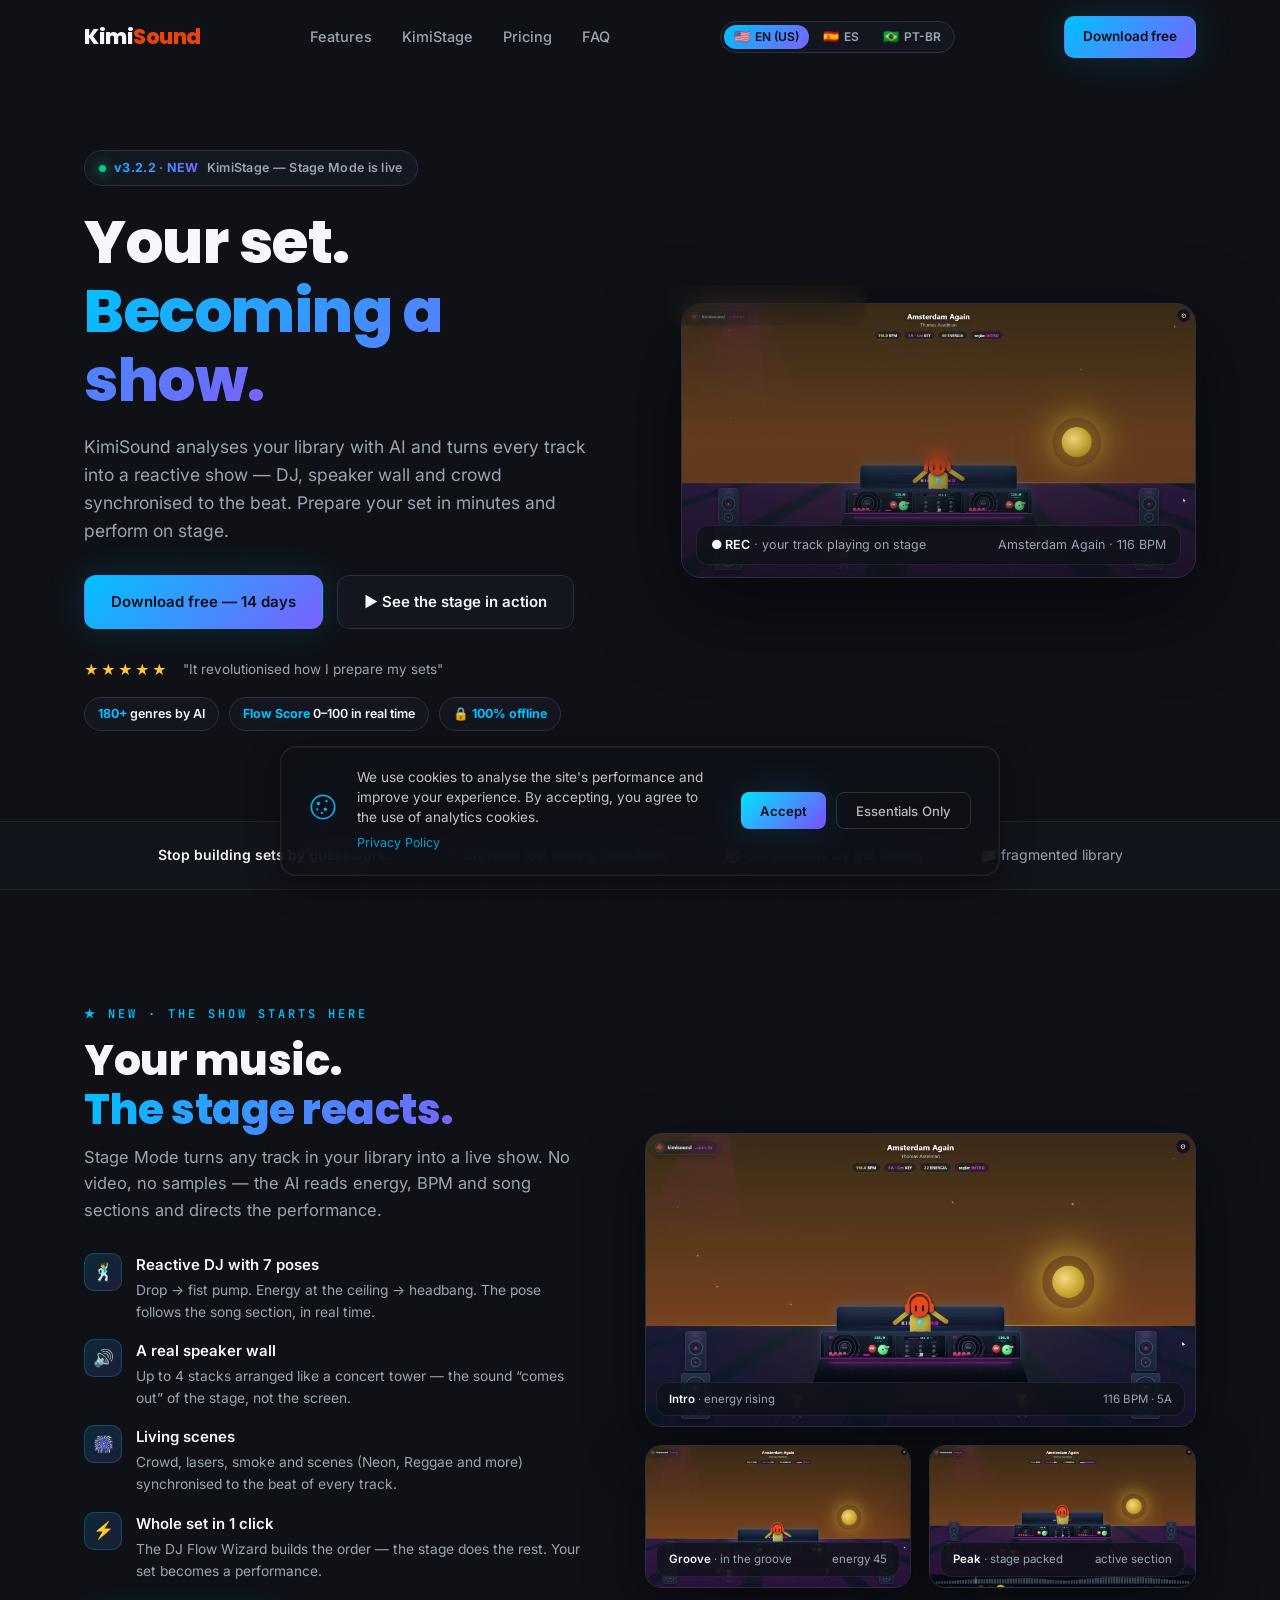
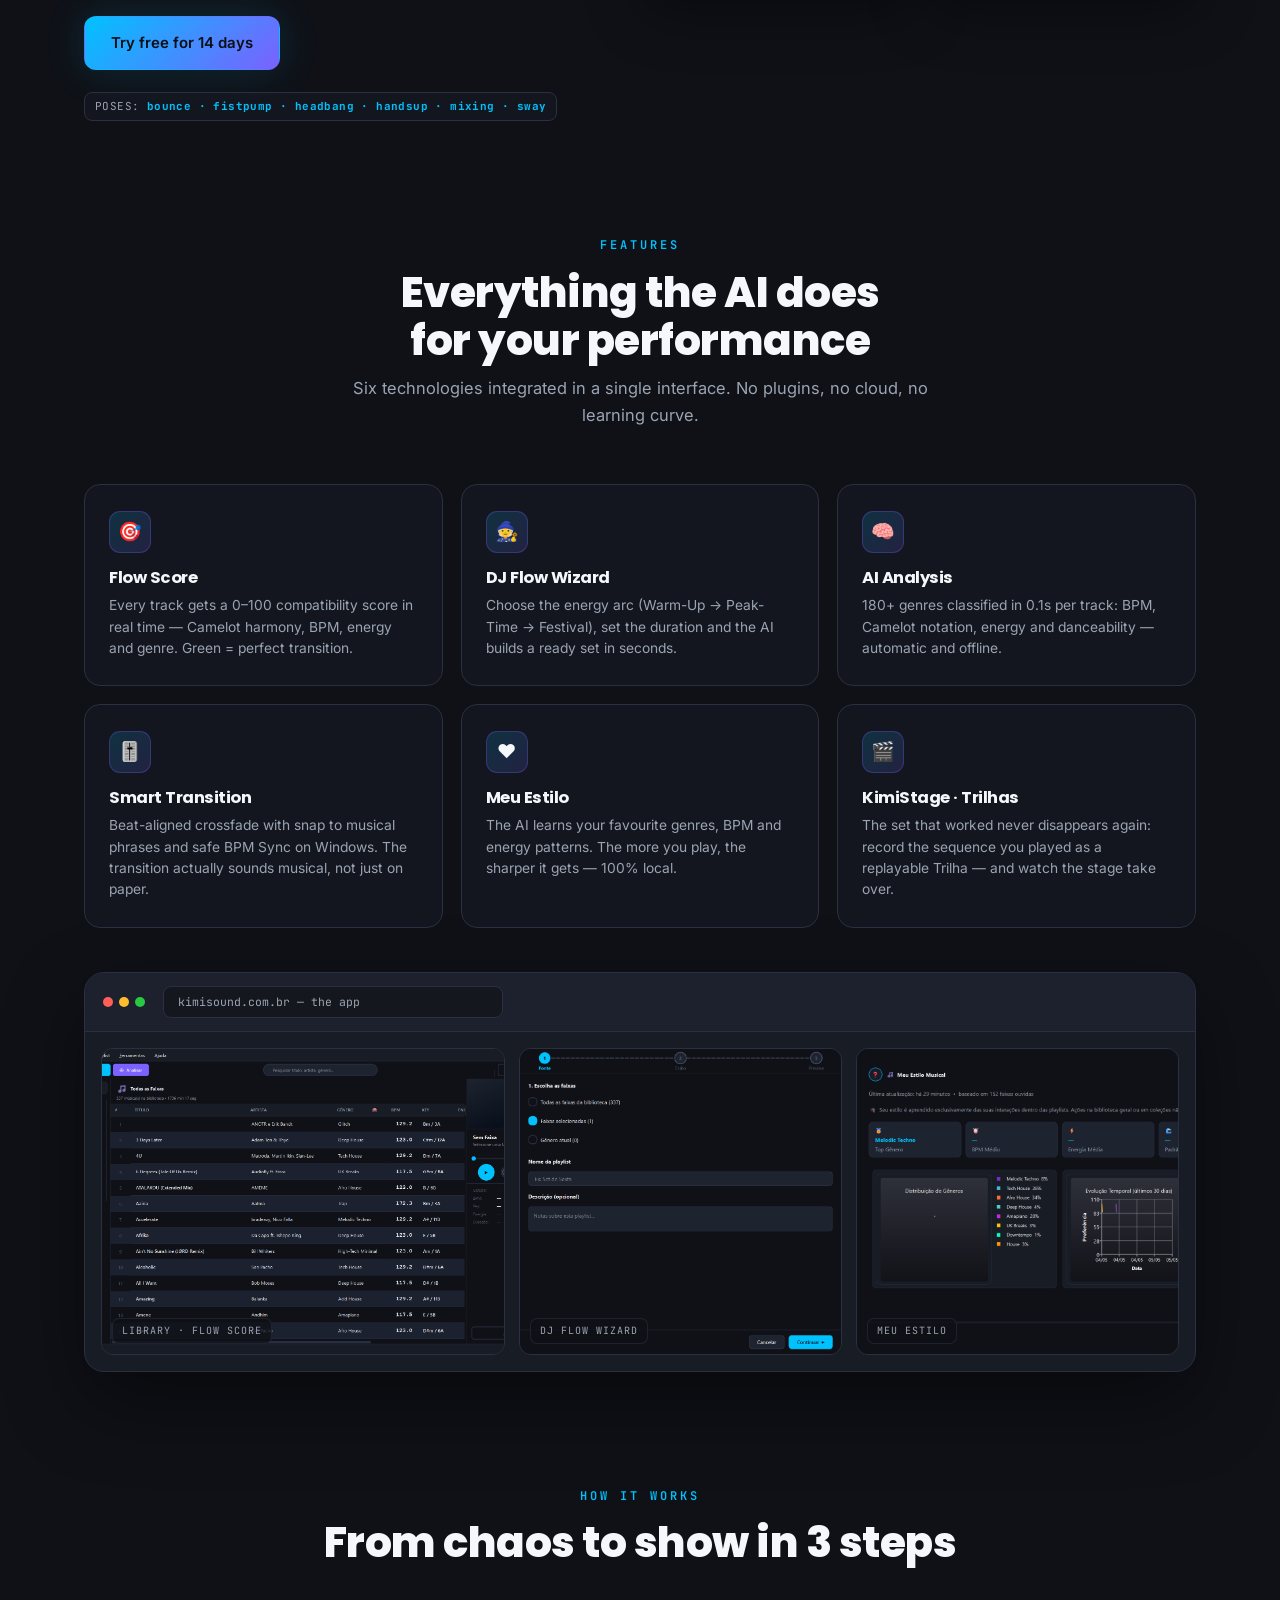
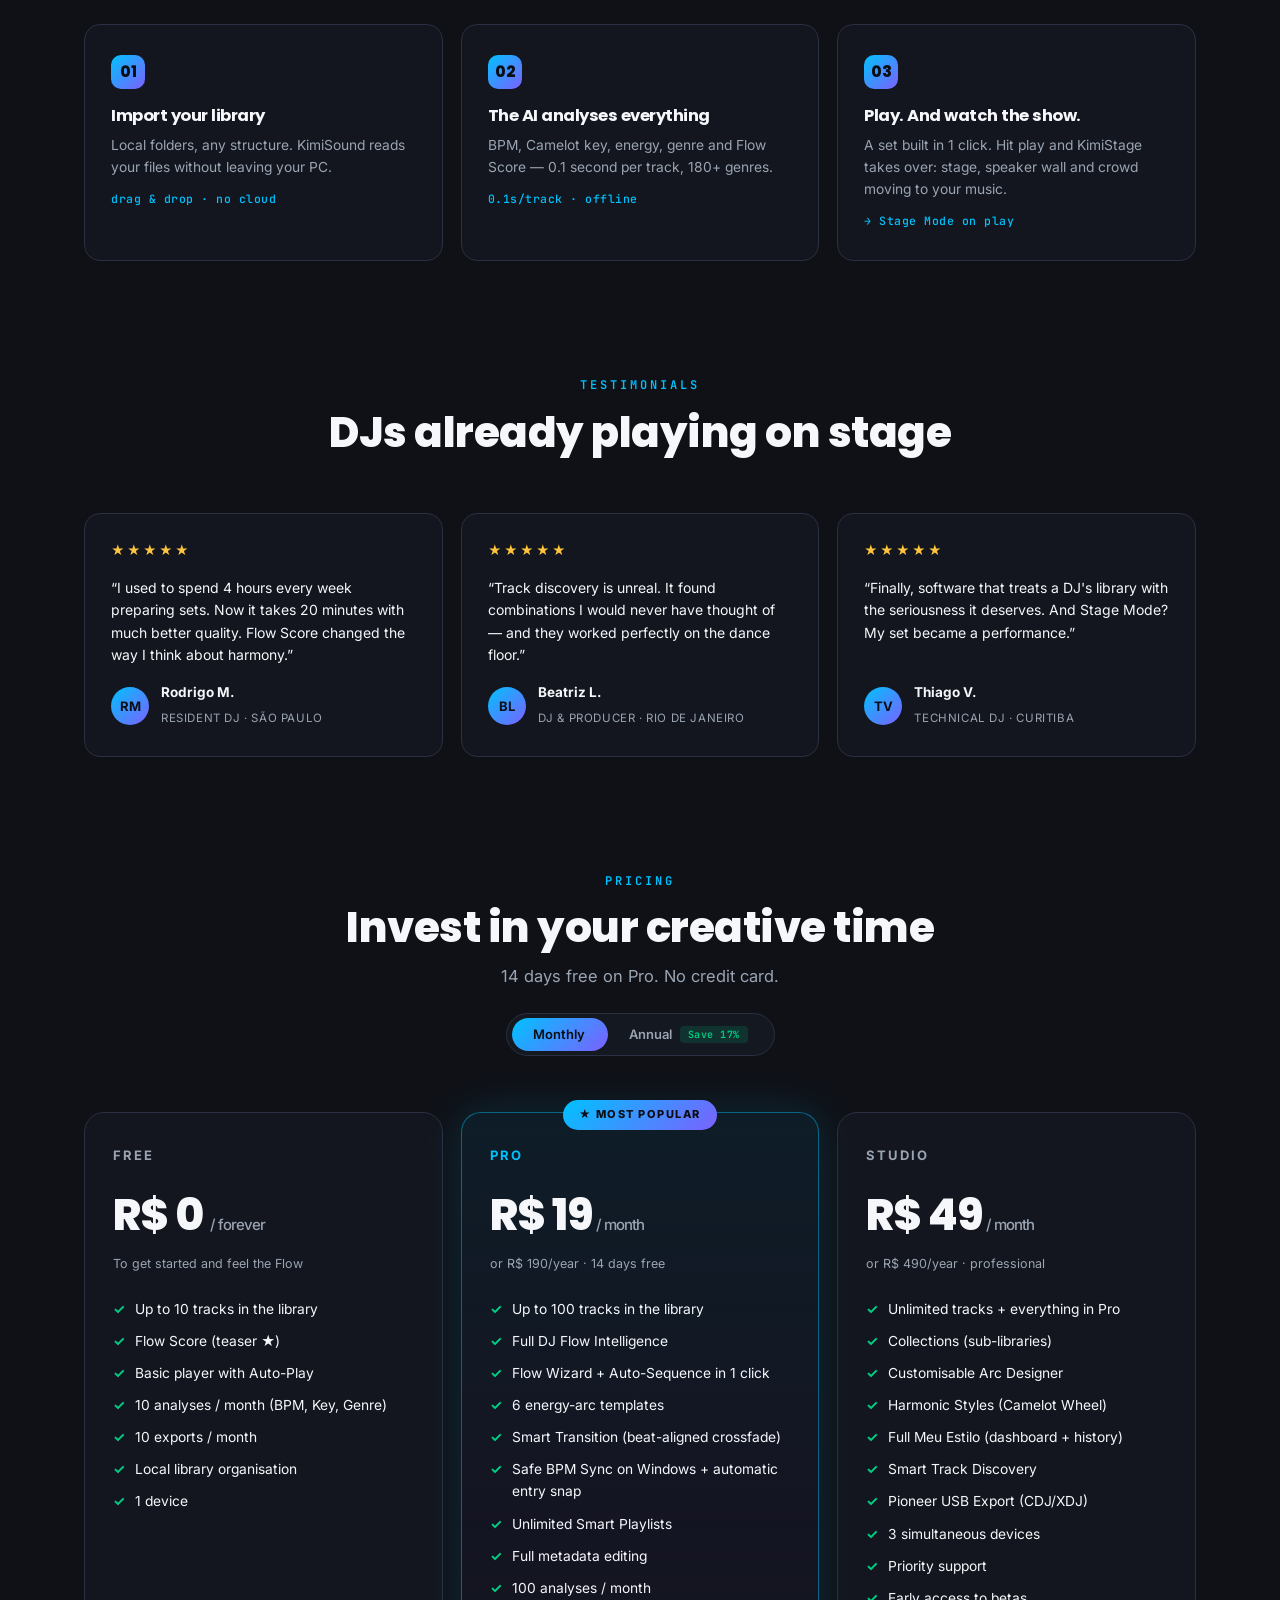
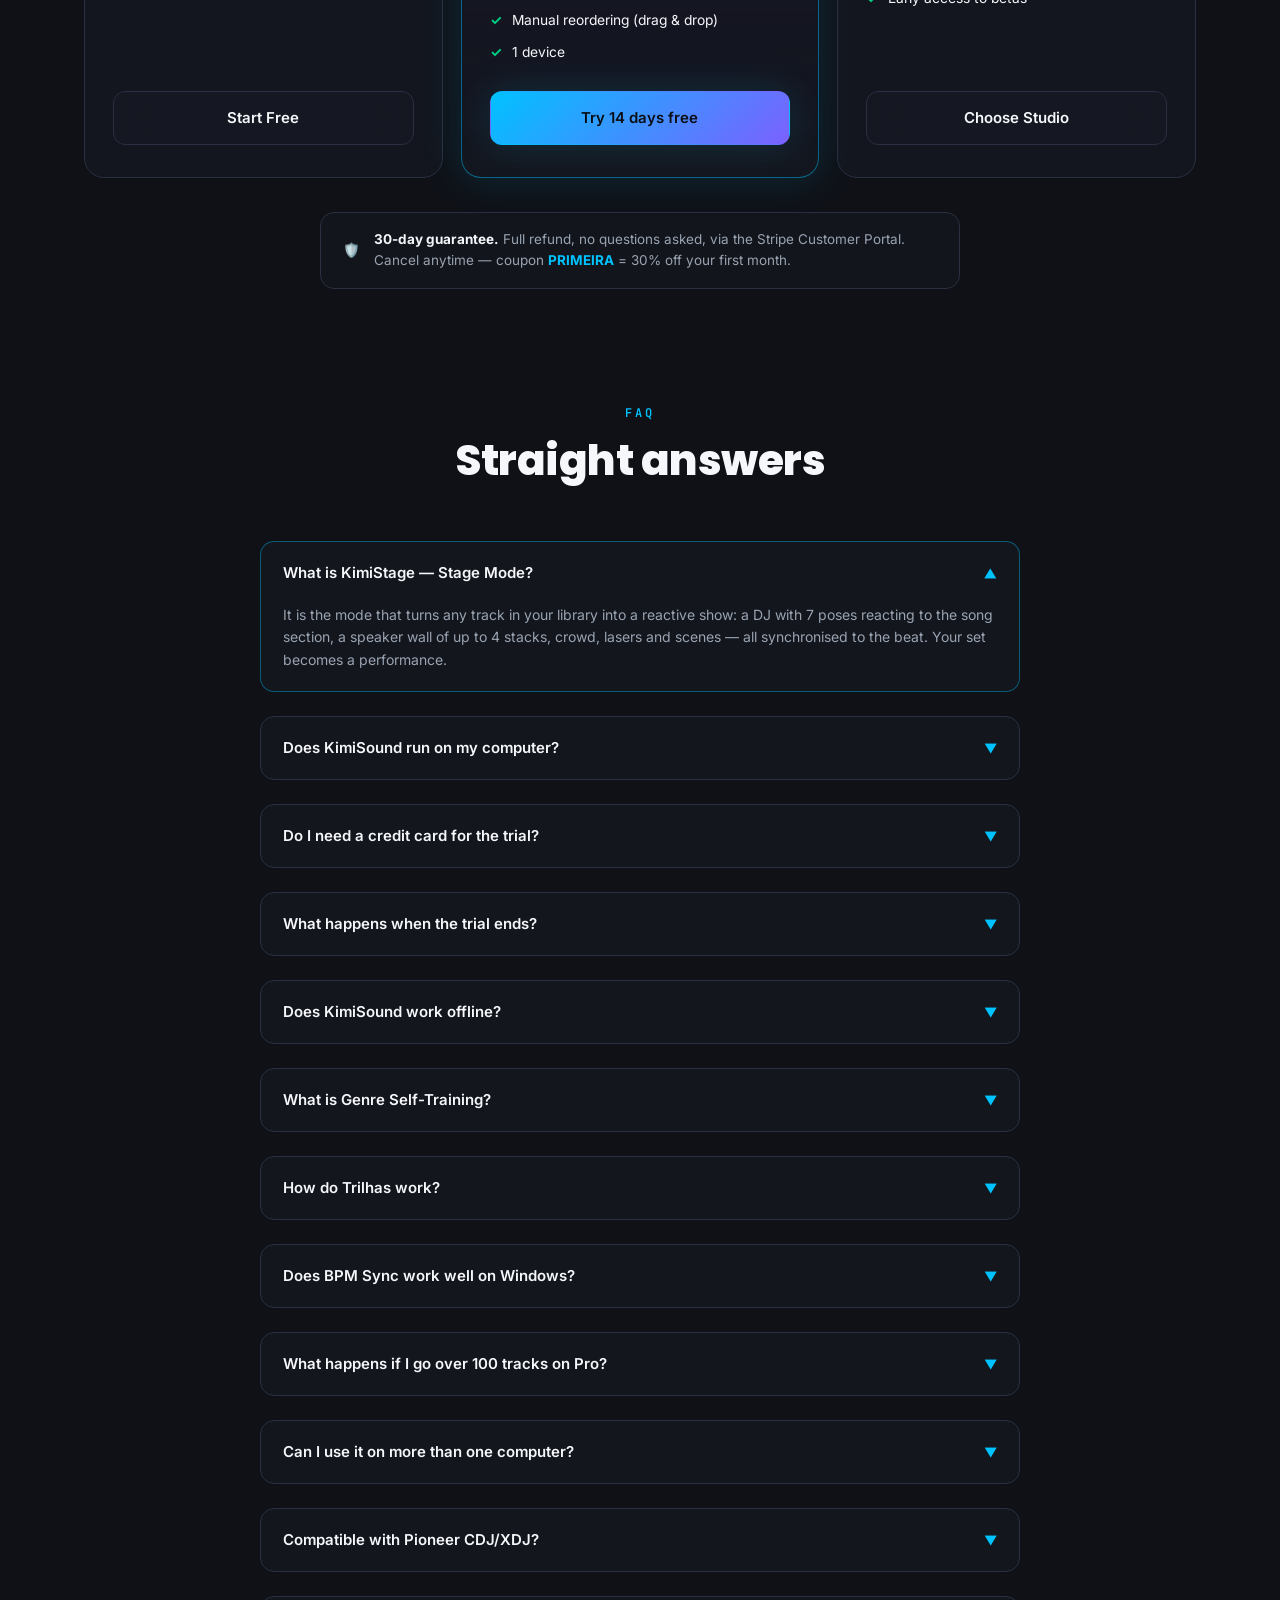
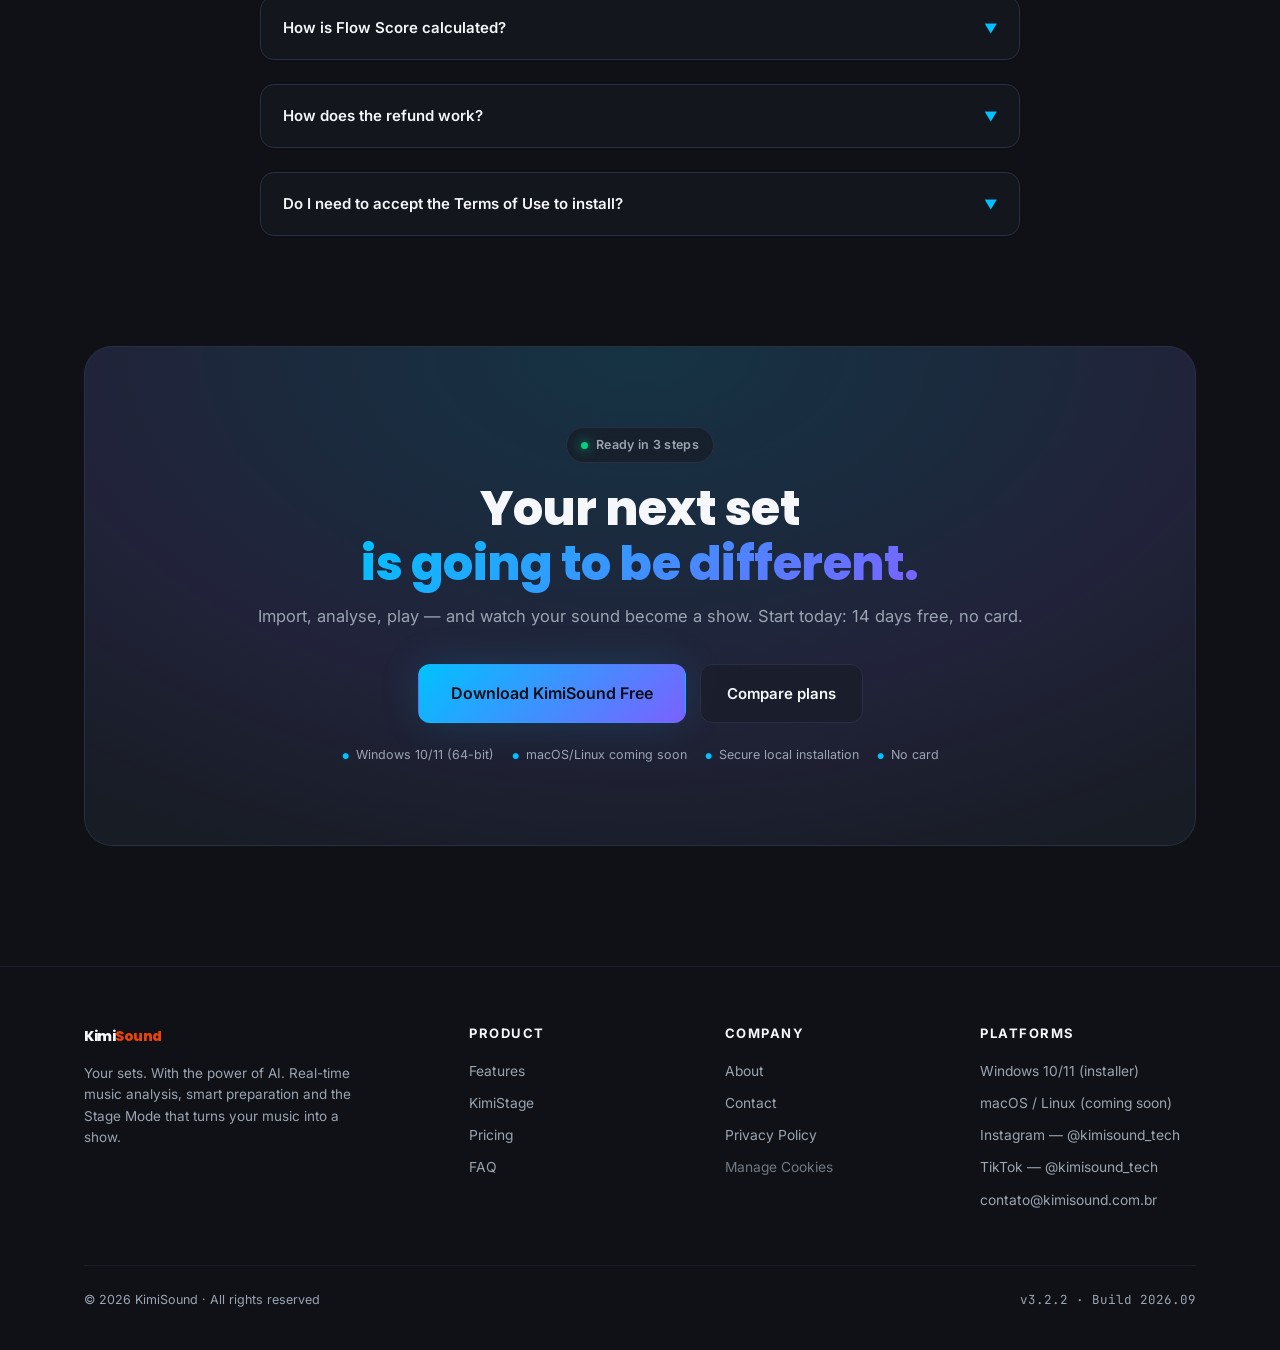
<file: index.html>
<!doctype html>
<html lang="pt-BR">
<head>
<!-- Google Consent Mode v2 (LGPD compliant) -->
<script>
  window.dataLayer = window.dataLayer || [];
  function gtag(){dataLayer.push(arguments);}
  gtag('consent', 'default', {
    'analytics_storage': 'denied',
    'ad_storage': 'denied',
    'ad_user_data': 'denied',
    'ad_personalization': 'denied',
    'wait_for_update': 500
  });
  gtag('js', new Date());
  gtag('config', 'G-8N0QM0S1VJ', { 'anonymize_ip': true });
</script>
<script async src="https://www.googletagmanager.com/gtag/js?id=G-8N0QM0S1VJ"></script>
<meta charset="utf-8" />
<meta name="viewport" content="width=device-width, initial-scale=1" />
<title data-i18n="KimiSound — Software Profissional de Gestão de Biblioteca e Mixagem para DJs">KimiSound — Software Profissional de Gestão de Biblioteca e Mixagem para DJs</title>
<meta data-i18n-attr="content" name="description" content="KimiSound é um software profissional para DJs com crossfade adaptativo, IA Flow Score, análise offline de 180+ gêneros e exportação de playlists. Gestão inteligente da biblioteca musical." />
<meta data-i18n-attr="content" property="og:title" content="KimiSound — Software Profissional de Gestão de Biblioteca e Mixagem para DJs" />
<meta data-i18n-attr="content" property="og:description" content="Crossfade adaptativo, IA Flow Score em tempo real, análise offline de BPM, tonalidade Camelot e 180+ gêneros. A ferramenta definitiva para preparação de sets." />
<meta property="og:type" content="website" />
<meta property="og:url" content="https://kimisound.com" />
<meta property="og:image" content="assets/mascot-icon.png" />
<meta name="twitter:card" content="summary_large_image" />
<link rel="icon" type="image/png" href="assets/mascot-icon.png" />
<link rel="preconnect" href="https://fonts.googleapis.com" />
<link rel="preconnect" href="https://fonts.gstatic.com" crossorigin />
<link rel="preload" as="style" href="https://fonts.googleapis.com/css2?family=Inter:wght@300;400;500;600;700&family=JetBrains+Mono:wght@500;600&family=Poppins:wght@400;600;700;800&display=swap" />
<link href="https://fonts.googleapis.com/css2?family=Inter:wght@300;400;500;600;700&family=JetBrains+Mono:wght@500;600&family=Poppins:wght@400;600;700;800&display=swap" rel="stylesheet" media="print" onload="this.media='all'" />
<noscript><link href="https://fonts.googleapis.com/css2?family=Inter:wght@300;400;500;600;700&family=JetBrains+Mono:wght@500;600&family=Poppins:wght@400;600;700;800&display=swap" rel="stylesheet" /></noscript>
<link rel="stylesheet" href="styles.css" />
<meta name="theme-color" content="#0F1117" />
</head>
<body>
<!-- ============ NAV ============ -->
<nav id="nav">
  <div class="inner">
    <a href="#" class="logo"><span class="k">Kimi</span><span class="s">Sound</span></a>
    <div class="nav-links">
      <a href="#funcionalidades" data-i18n="Funcionalidades">Funcionalidades</a>
      <a href="#kimistage">KimiStage</a>
      <a href="#planos" data-i18n="Planos">Planos</a>
      <a href="#faq" data-i18n="FAQ">FAQ</a>
    </div>
    <div class="lang-switch" id="langSwitch" role="group" aria-label="Idioma">
      <button class="lang-btn" type="button" data-lang="en" lang="en" aria-pressed="false" title="English (US)"><span class="lang-flag" aria-hidden="true">🇺🇸</span><span class="lang-code">EN (US)</span></button>
      <button class="lang-btn" type="button" data-lang="es" lang="es" aria-pressed="false" title="Español"><span class="lang-flag" aria-hidden="true">🇪🇸</span><span class="lang-code">ES</span></button>
      <button class="lang-btn active" type="button" data-lang="pt-BR" lang="pt-BR" aria-pressed="true" title="Português (Brasil)"><span class="lang-flag" aria-hidden="true">🇧🇷</span><span class="lang-code">PT-BR</span></button>
    </div>
    <a href="https://github.com/victoryan7/landing-page-kimisound/releases/download/v3.2.2/KimiSound-Setup-3.2.2.exe" target="_blank" rel="noopener" class="btn btn-primary btn-sm download-link" data-cta="navbar" data-i18n="Baixar grátis">Baixar grátis</a>
    <button data-i18n-attr="aria-label" class="nav-toggle" id="navToggle" type="button" aria-label="Menu"><span></span><span></span><span></span></button>
  </div>
</nav>

<!-- ============ HERO ============ -->
<header class="hero">
  <div class="container">
    <div class="hero-grid">
      <div class="reveal">
        <span class="badge"><span class="dot"></span><span class="tag" id="version-badge" data-i18n="v3.2.2 · NOVO">v3.2.2 · NOVO</span> <span data-i18n="KimiStage — Modo Palco no ar">KimiStage — Modo Palco no ar</span></span>
        <h1><span data-i18n="Seu set.">Seu set.</span><br><span class="grad-text" data-i18n="Virando show.">Virando show.</span></h1>
        <p class="sub" data-i18n="O KimiSound analisa sua biblioteca com IA e transforma cada faixa em um show reativo — DJ, paredão e plateia sincronizados ao beat. Prepare o set em minutos, toque no palco.">O KimiSound analisa sua biblioteca com IA e transforma cada faixa em um show reativo — DJ, paredão e plateia sincronizados ao beat. Prepare o set em minutos, toque no palco.</p>
        <div class="hero-ctas">
          <a href="https://github.com/victoryan7/landing-page-kimisound/releases/download/v3.2.2/KimiSound-Setup-3.2.2.exe" target="_blank" rel="noopener" class="btn btn-primary download-link" data-cta="hero" data-i18n="Baixar grátis — 14 dias">Baixar grátis — 14 dias</a>
          <a href="#kimistage" class="btn btn-ghost" data-i18n="▶ Ver o palco em ação">▶ Ver o palco em ação</a>
        </div>
        <div class="hero-proof">
          <span class="stars">★★★★★</span>
          <span data-i18n="&quot;Revolucionou minha preparação de sets&quot;">"Revolucionou minha preparação de sets"</span>
        </div>
        <div class="pills" style="margin-top:16px">
          <span class="pill"><b>180+</b> <span data-i18n="gêneros por IA">gêneros por IA</span></span>
          <span class="pill"><b>Flow Score</b> <span data-i18n="0–100 em tempo real">0–100 em tempo real</span></span>
          <span class="pill">🔒 <b data-i18n="100% offline">100% offline</b></span>
        </div>
      </div>

      <div class="hero-mock reveal">
        <div class="badge-float" data-i18n="KIMISTAGE · MODO PALCO">KIMISTAGE · MODO PALCO</div>
        <div class="media-slot">
          <video id="heroVideo" autoplay muted loop playsinline preload="metadata" poster="assets/hero_poster.jpg">
            <source src="assets/hero_stage.mp4" type="video/mp4">
          </video>
          <div class="frame-info">
            <div class="play-btn sound-btn" id="heroSoundBtn">🔇</div>
          </div>
          <div class="media-caption">
            <span><b>● REC</b> · <span data-i18n="sua faixa tocando no palco">sua faixa tocando no palco</span></span>
            <span>Amsterdam Again · 116 BPM</span>
          </div>
        </div>
      </div>
    </div>
  </div>
</header>

<!-- ============ STRIP DOR ============ -->
<div class="strip">
  <div class="container">
    <div class="inner-strip reveal">
      <strong data-i18n="Chega de montar set no chute.">Chega de montar set no chute.</strong>
      <span class="sep"></span>
      <span data-i18n="⏱ 3h/semana perdidas testando transições">⏱ 3h/semana perdidas testando transições</span>
      <span class="sep"></span>
      <span data-i18n="🎲 compatibilidade por intuição">🎲 compatibilidade por intuição</span>
      <span class="sep"></span>
      <span data-i18n="📁 biblioteca fragmentada">📁 biblioteca fragmentada</span>
    </div>
  </div>
</div><!-- ============ KIMISTAGE (ÂNCORA) ============ -->
<section id="kimistage">
  <div class="container">
    <div class="stage-grid">
      <div class="reveal">
        <span class="sec-tag" data-i18n="★ Novo · o show começa aqui">★ Novo · o show começa aqui</span>
        <h2 class="sec-title"><span data-i18n="Sua música.">Sua música.</span><br><span class="grad-text" data-i18n="O palco reage.">O palco reage.</span></h2>
        <p class="sec-sub" data-i18n="O Modo Palco transforma qualquer faixa da sua biblioteca num show ao vivo. Sem vídeo, sem sample — a IA lê energia, BPM e seção da música e dirige o espetáculo.">O Modo Palco transforma qualquer faixa da sua biblioteca num show ao vivo. Sem vídeo, sem sample — a IA lê energia, BPM e seção da música e dirige o espetáculo.</p>

        <div class="feature-list">
          <div class="feature-item">
            <div class="ico">🕺</div>
            <div><b data-i18n="DJ reativo com 7 poses">DJ reativo com 7 poses</b>
              <p data-i18n="Drop → fist pump. Energia no teto → headbang. A pose acompanha a seção da faixa, em tempo real.">Drop → fist pump. Energia no teto → headbang. A pose acompanha a seção da faixa, em tempo real.</p></div>
          </div>
          <div class="feature-item">
            <div class="ico">🔊</div>
            <div><b data-i18n="Paredão de som de verdade">Paredão de som de verdade</b>
              <p data-i18n="Até 4 pilhas posicionadas como torre de show — o som “sai” do palco, não da tela.">Até 4 pilhas posicionadas como torre de show — o som “sai” do palco, não da tela.</p></div>
          </div>
          <div class="feature-item">
            <div class="ico">🎆</div>
            <div><b data-i18n="Cenários vivos">Cenários vivos</b>
              <p data-i18n="Plateia, lasers, fumaça e cenários (Neon, Reggae e mais) sincronizados ao beat de cada faixa.">Plateia, lasers, fumaça e cenários (Neon, Reggae e mais) sincronizados ao beat de cada faixa.</p></div>
          </div>
          <div class="feature-item">
            <div class="ico">⚡</div>
            <div><b data-i18n="Set inteiro em 1 clique">Set inteiro em 1 clique</b>
              <p data-i18n="O DJ Flow Wizard monta a ordem — o palco faz o resto. Seu set vira apresentação.">O DJ Flow Wizard monta a ordem — o palco faz o resto. Seu set vira apresentação.</p></div>
          </div>
        </div>

        <a href="#planos" class="btn btn-primary" data-i18n="Testar grátis por 14 dias">Testar grátis por 14 dias</a>

        <div class="pose-chips">
          <span class="pose-chip"><span data-i18n="POSES:">POSES:</span> <b>bounce · fistpump · headbang · handsup · mixing · sway</b></span>
        </div>
      </div>

      <div class="stage-media reveal">
        <div class="media-slot">
          <img data-i18n-attr="alt" src="assets/stage_intro.png" alt="KimiStage — intro da faixa no palco">
          <div class="media-caption"><span><b>Intro</b> · <span data-i18n="energia subindo">energia subindo</span></span><span>116 BPM · 5A</span></div>
        </div>
        <div class="media-slot">
          <img data-i18n-attr="alt" src="assets/stage_groove.png" alt="KimiStage — groove no palco">
          <div class="media-caption"><span><b>Groove</b> · <span data-i18n="no ritmo">no ritmo</span></span><span data-i18n="energia 45">energia 45</span></div>
        </div>
        <div class="media-slot">
          <img data-i18n-attr="alt" src="assets/stage_peak.png" alt="KimiStage — auge do groove no palco">
          <div class="media-caption"><span><b>Peak</b> · <span data-i18n="palco cheio">palco cheio</span></span><span data-i18n="seção ativa">seção ativa</span></div>
        </div>
      </div>
    </div>
  </div>
</section>

<!-- ============ FUNCIONALIDADES ============ -->
<section id="funcionalidades">
  <div class="container">
    <div class="section-head center reveal">
      <span class="sec-tag" data-i18n="Funcionalidades">Funcionalidades</span>
      <h2 class="sec-title"><span data-i18n="Tudo que a IA faz">Tudo que a IA faz</span><br><span data-i18n="pela sua performance">pela sua performance</span></h2>
      <p class="sec-sub" data-i18n="Seis tecnologias integradas numa interface só. Sem plugins, sem nuvem, sem curva.">Seis tecnologias integradas numa interface só. Sem plugins, sem nuvem, sem curva.</p>
    </div>

    <div class="feat-grid">
      <div class="feat-card reveal">
        <div class="f-ico">🎯</div>
        <h3>Flow Score</h3>
        <p data-i18n="Cada faixa recebe 0–100 de compatibilidade em tempo real — harmonia Camelot, BPM, energia e gênero. Verde = transição perfeita.">Cada faixa recebe 0–100 de compatibilidade em tempo real — harmonia Camelot, BPM, energia e gênero. Verde = transição perfeita.</p>
      </div>
      <div class="feat-card reveal">
        <div class="f-ico">🧙</div>
        <h3>DJ Flow Wizard</h3>
        <p data-i18n="Escolha o arco de energia (Warm-Up → Peak-Time → Festival), defina a duração e a IA monta o set pronto em segundos.">Escolha o arco de energia (Warm-Up → Peak-Time → Festival), defina a duração e a IA monta o set pronto em segundos.</p>
      </div>
      <div class="feat-card reveal">
        <div class="f-ico">🧠</div>
        <h3 data-i18n="Análise por IA">Análise por IA</h3>
        <p data-i18n="180+ gêneros classificados em 0,1s por faixa: BPM, notação Camelot, energia e danceabilidade — automático e offline.">180+ gêneros classificados em 0,1s por faixa: BPM, notação Camelot, energia e danceabilidade — automático e offline.</p>
      </div>
      <div class="feat-card reveal">
        <div class="f-ico">🎚️</div>
        <h3 data-i18n="Transição Inteligente">Transição Inteligente</h3>
        <p data-i18n="Crossfade beat-aligned com snap a frases musicais e BPM Sync seguro no Windows. A transição soa musical, não só no papel.">Crossfade beat-aligned com snap a frases musicais e BPM Sync seguro no Windows. A transição soa musical, não só no papel.</p>
      </div>
      <div class="feat-card reveal">
        <div class="f-ico">❤️</div>
        <h3>Meu Estilo</h3>
        <p data-i18n="A IA aprende seus gêneros favoritos, BPM e padrões de energia. Quanto mais você toca, mais preciso ela fica — 100% local.">A IA aprende seus gêneros favoritos, BPM e padrões de energia. Quanto mais você toca, mais preciso ela fica — 100% local.</p>
      </div>
      <div class="feat-card reveal">
        <div class="f-ico">🎬</div>
        <h3>KimiStage · Trilhas</h3>
        <p data-i18n="O set que deu certo nunca mais some: grave a sequência tocada como Trilha reproduzível — e veja o palco entrar em cena.">O set que deu certo nunca mais some: grave a sequência tocada como Trilha reproduzível — e veja o palco entrar em cena.</p>
      </div>
    </div>

    <div class="showroom reveal">
      <div class="bar">
        <div class="traffic"><span></span><span></span><span></span></div>
        <div class="url" data-i18n="kimisound.com.br — o app">kimisound.com.br — o app</div>
      </div>
      <div class="shots">
        <div class="shot">
          <img data-i18n-attr="alt" src="assets/app_library.png" alt="Janela principal do KimiSound — todas as faixas com Flow Score">
          <span class="shot-tag" data-i18n="BIBLIOTECA · FLOW SCORE">BIBLIOTECA · FLOW SCORE</span>
        </div>
        <div class="shot">
          <img data-i18n-attr="alt" src="assets/app_wizard1.png" alt="DJ Flow Wizard passo 1">
          <span class="shot-tag">DJ FLOW WIZARD</span>
        </div>
        <div class="shot">
          <img data-i18n-attr="alt" src="assets/app_meuestilo.png" alt="Dashboard Meu Estilo — o que a IA aprendeu">
          <span class="shot-tag">MEU ESTILO</span>
        </div>
      </div>
    </div>
  </div>
</section>

<!-- ============ COMO FUNCIONA ============ -->
<section id="como-funciona">
  <div class="container">
    <div class="section-head center reveal">
      <span class="sec-tag" data-i18n="Como funciona">Como funciona</span>
      <h2 class="sec-title" data-i18n="Do caos ao show em 3 passos">Do caos ao show em 3 passos</h2>
    </div>
    <div class="steps">
      <div class="step-card reveal">
        <div class="num">01</div>
        <h3 data-i18n="Importe sua biblioteca">Importe sua biblioteca</h3>
        <p data-i18n="Pastas locais, qualquer organização. O KimiSound lê seus arquivos sem sair do seu PC.">Pastas locais, qualquer organização. O KimiSound lê seus arquivos sem sair do seu PC.</p>
        <span class="mono" data-i18n="drag & drop · sem nuvem">drag & drop · sem nuvem</span>
      </div>
      <div class="step-card reveal">
        <div class="num">02</div>
        <h3 data-i18n="A IA analisa tudo">A IA analisa tudo</h3>
        <p data-i18n="BPM, tonalidade Camelot, energia, gênero e Flow Score — 0,1 segundo por faixa, 180+ gêneros.">BPM, tonalidade Camelot, energia, gênero e Flow Score — 0,1 segundo por faixa, 180+ gêneros.</p>
        <span class="mono" data-i18n="0.1s/faixa · offline">0.1s/faixa · offline</span>
      </div>
      <div class="step-card reveal">
        <div class="num">03</div>
        <h3 data-i18n="Toque. E veja o show.">Toque. E veja o show.</h3>
        <p data-i18n="Set montado em 1 clique. Aperte play e o KimiStage assume: palco, paredão e plateia no ritmo da sua música.">Set montado em 1 clique. Aperte play e o KimiStage assume: palco, paredão e plateia no ritmo da sua música.</p>
        <span class="mono" data-i18n="→ Modo Palco no play">→ Modo Palco no play</span>
      </div>
    </div>
  </div>
</section><!-- ============ DEPOIMENTOS ============ -->
<section id="depoimentos">
  <div class="container">
    <div class="section-head center reveal">
      <span class="sec-tag" data-i18n="Depoimentos">Depoimentos</span>
      <h2 class="sec-title" data-i18n="DJs que já tocam no palco">DJs que já tocam no palco</h2>
    </div>
    <div class="testi-grid">
      <div class="testi-card reveal">
        <span class="stars">★★★★★</span>
        <q data-i18n="Eu gastava 4 horas toda semana preparando sets. Hoje faço em 20 minutos com uma qualidade muito maior. O Flow Score mudou minha forma de pensar harmonia.">Eu gastava 4 horas toda semana preparando sets. Hoje faço em 20 minutos com uma qualidade muito maior. O Flow Score mudou minha forma de pensar harmonia.</q>
        <div class="who">
          <div class="avatar">RM</div>
          <div><b>Rodrigo M.</b><span data-i18n="DJ RESIDENTE · SÃO PAULO">DJ RESIDENTE · SÃO PAULO</span></div>
        </div>
      </div>
      <div class="testi-card reveal">
        <span class="stars">★★★★★</span>
        <q data-i18n="A descoberta de faixas é surreal. Ele encontrou combinações que eu nunca teria pensado — e funcionaram perfeitamente na pista.">A descoberta de faixas é surreal. Ele encontrou combinações que eu nunca teria pensado — e funcionaram perfeitamente na pista.</q>
        <div class="who">
          <div class="avatar">BL</div>
          <div><b>Beatriz L.</b><span data-i18n="DJ & PRODUTORA · RIO DE JANEIRO">DJ & PRODUTORA · RIO DE JANEIRO</span></div>
        </div>
      </div>
      <div class="testi-card reveal">
        <span class="stars">★★★★★</span>
        <q data-i18n="Finalmente um software que trata a biblioteca do DJ com a seriedade que merece. E o Modo Palco? Meu set virou apresentação.">Finalmente um software que trata a biblioteca do DJ com a seriedade que merece. E o Modo Palco? Meu set virou apresentação.</q>
        <div class="who">
          <div class="avatar">TV</div>
          <div><b>Thiago V.</b><span data-i18n="DJ TÉCNICO · CURITIBA">DJ TÉCNICO · CURITIBA</span></div>
        </div>
      </div>
    </div>
  </div>
</section>

<!-- ============ PLANOS ============ -->
<section id="planos">
  <div class="container">
    <div class="section-head center reveal">
      <span class="sec-tag" data-i18n="Planos">Planos</span>
      <h2 class="sec-title" data-i18n="Invista no seu tempo de criação">Invista no seu tempo de criação</h2>
      <p class="sec-sub" data-i18n="14 dias grátis no Pro. Sem cartão de crédito.">14 dias grátis no Pro. Sem cartão de crédito.</p>
      <div data-i18n-attr="aria-label" class="toggle reveal" role="tablist" aria-label="Período">
        <button class="t-opt active" type="button" data-period="monthly" aria-selected="true" data-i18n="Mensal">Mensal</button>
        <button class="t-opt" type="button" data-period="annual" aria-selected="false"><span data-i18n="Anual">Anual</span> <span class="save" data-i18n="Economize 17%">Economize 17%</span></button>
        <span class="t-pill"></span>
      </div>
    </div>

    <div class="price-grid">
      <div class="price-card plan reveal">
        <div class="plan-label">Free</div>
        <div class="price">R$ 0 <small data-i18n="/ para sempre">/ para sempre</small></div>
        <div class="billing" data-i18n="Para começar e sentir o Flow">Para começar e sentir o Flow</div>
        <ul>
          <li data-i18n="Até 10 faixas na biblioteca">Até 10 faixas na biblioteca</li>
          <li>Flow Score (teaser ★)</li>
          <li data-i18n="Player básico com Auto-Play">Player básico com Auto-Play</li>
          <li data-i18n="10 análises / mês (BPM, Key, Gênero)">10 análises / mês (BPM, Key, Gênero)</li>
          <li data-i18n="10 exportações / mês">10 exportações / mês</li>
          <li data-i18n="Organização local da biblioteca">Organização local da biblioteca</li>
          <li data-i18n="1 dispositivo">1 dispositivo</li>
        </ul>
        <a href="https://github.com/victoryan7/landing-page-kimisound/releases/download/v3.2.2/KimiSound-Setup-3.2.2.exe" target="_blank" rel="noopener" class="btn btn-ghost download-link" data-cta="planos" data-i18n="Começar Grátis">Começar Grátis</a>
      </div>

      <div class="price-card plan featured reveal">
        <span class="pop" data-i18n="★ MAIS POPULAR">★ MAIS POPULAR</span>
        <div class="plan-label pro">Pro</div>
        <div class="price">R$ <span class="amount" data-monthly="19" data-annual="190">19</span><small class="period" data-monthly=" / mês" data-annual=" / ano" data-i18n-dataset="monthly: / mês;annual: / ano"> / mês</small></div>
        <div class="billing plan-alt-price" data-monthly="ou R$ 190/ano · 14 dias grátis" data-annual="ou R$ 19/mês · 14 dias grátis" data-i18n-dataset="monthly:ou R$ 190/ano · 14 dias grátis;annual:ou R$ 19/mês · 14 dias grátis">ou R$ 190/ano · 14 dias grátis</div>
        <ul>
          <li data-i18n="Até 100 faixas na biblioteca">Até 100 faixas na biblioteca</li>
          <li data-i18n="DJ Flow Intelligence completo">DJ Flow Intelligence completo</li>
          <li data-i18n="Flow Wizard + Auto-Sequenciar em 1 clique">Flow Wizard + Auto-Sequenciar em 1 clique</li>
          <li data-i18n="6 templates de arco de energia">6 templates de arco de energia</li>
          <li data-i18n="Transição Inteligente (crossfade beat-aligned)">Transição Inteligente (crossfade beat-aligned)</li>
          <li data-i18n="BPM Sync seguro no Windows + entry snap automático">BPM Sync seguro no Windows + entry snap automático</li>
          <li data-i18n="Smart Playlists ilimitadas">Smart Playlists ilimitadas</li>
          <li data-i18n="Edição completa de metadados">Edição completa de metadados</li>
          <li data-i18n="100 análises / mês">100 análises / mês</li>
          <li data-i18n="Reordenação manual (drag &amp; drop)">Reordenação manual (drag &amp; drop)</li>
          <li data-i18n="1 dispositivo">1 dispositivo</li>
        </ul>
        <a href="#" class="btn btn-primary plan-checkout" data-plan="pro" data-i18n="Testar 14 dias grátis">Testar 14 dias grátis</a>
      </div>

      <div class="price-card plan reveal">
        <div class="plan-label">Studio</div>
        <div class="price">R$ <span class="amount" data-monthly="49" data-annual="490">49</span><small class="period" data-monthly=" / mês" data-annual=" / ano" data-i18n-dataset="monthly: / mês;annual: / ano"> / mês</small></div>
        <div class="billing plan-alt-price" data-monthly="ou R$ 490/ano · profissional" data-annual="ou R$ 49/mês · profissional" data-i18n-dataset="monthly:ou R$ 490/ano · profissional;annual:ou R$ 49/mês · profissional">ou R$ 490/ano · profissional</div>
        <ul>
          <li data-i18n="Faixas ilimitadas + tudo do Pro">Faixas ilimitadas + tudo do Pro</li>
          <li data-i18n="Collections (sub-bibliotecas)">Collections (sub-bibliotecas)</li>
          <li data-i18n="Arc Designer customizável">Arc Designer customizável</li>
          <li data-i18n="Estilos Harmônicos (Camelot Wheel)">Estilos Harmônicos (Camelot Wheel)</li>
          <li data-i18n="Meu Estilo completo (dashboard + histórico)">Meu Estilo completo (dashboard + histórico)</li>
          <li data-i18n="Descoberta Inteligente de Faixas">Descoberta Inteligente de Faixas</li>
          <li data-i18n="Export Pioneer USB (CDJ/XDJ)">Export Pioneer USB (CDJ/XDJ)</li>
          <li data-i18n="3 dispositivos simultâneos">3 dispositivos simultâneos</li>
          <li data-i18n="Suporte prioritário">Suporte prioritário</li>
          <li data-i18n="Acesso antecipado a betas">Acesso antecipado a betas</li>
        </ul>
        <a href="#" class="btn btn-ghost plan-checkout" data-plan="studio" data-i18n="Escolher Studio">Escolher Studio</a>
      </div>
    </div>

    <div class="guarantee reveal">
      <span>🛡️</span>
      <span><b data-i18n="30 dias de garantia.">30 dias de garantia.</b> <span data-i18n="Reembolso integral sem perguntas pelo Stripe Customer Portal. Cancele quando quiser — cupom">Reembolso integral sem perguntas pelo Stripe Customer Portal. Cancele quando quiser — cupom</span> <b style="color:var(--cyan)">PRIMEIRA</b> <span data-i18n="= 30% off no primeiro mês.">= 30% off no primeiro mês.</span></span>
    </div>
  </div>
</section>

<!-- ============ FAQ ============ -->
<section id="faq">
  <div class="container">
    <div class="section-head center reveal">
      <span class="sec-tag" data-i18n="FAQ">FAQ</span>
      <h2 class="sec-title" data-i18n="Respostas diretas">Respostas diretas</h2>
    </div>
    <div class="faq-list reveal">
      <details class="faq-item" open>
        <summary><span data-i18n="O que é o KimiStage — Modo Palco?">O que é o KimiStage — Modo Palco?</span><span class="chev">▼</span></summary>
        <div class="faq-a"><p data-i18n="É o modo que transforma qualquer faixa da sua biblioteca num show reativo: um DJ com 7 poses que reage à seção da música, paredão de até 4 pilhas, plateia, lasers e cenários — tudo sincronizado ao beat. Seu set vira apresentação.">É o modo que transforma qualquer faixa da sua biblioteca num show reativo: um DJ com 7 poses que reage à seção da música, paredão de até 4 pilhas, plateia, lasers e cenários — tudo sincronizado ao beat. Seu set vira apresentação.</p></div>
      </details>
      <details class="faq-item">
        <summary><span data-i18n="O KimiSound roda no meu computador?">O KimiSound roda no meu computador?</span><span class="chev">▼</span></summary>
        <div class="faq-a"><p data-i18n="O KimiSound está disponível nativamente para Windows 10/11 (64-bit). Versões para macOS e Linux estão em breve. O app funciona 100% offline após a instalação.">O KimiSound está disponível nativamente para Windows 10/11 (64-bit). Versões para macOS e Linux estão em breve. O app funciona 100% offline após a instalação.</p></div>
      </details>
      <details class="faq-item">
        <summary><span data-i18n="Preciso ter cartão de crédito para o trial?">Preciso ter cartão de crédito para o trial?</span><span class="chev">▼</span></summary>
        <div class="faq-a"><p data-i18n="Não. Os 14 dias de trial Pro são completamente gratuitos, sem necessidade de cartão. Após o trial, você continua no plano Free automaticamente.">Não. Os 14 dias de trial Pro são completamente gratuitos, sem necessidade de cartão. Após o trial, você continua no plano Free automaticamente.</p></div>
      </details>
      <details class="faq-item">
        <summary><span data-i18n="O que acontece quando o trial acaba?">O que acontece quando o trial acaba?</span><span class="chev">▼</span></summary>
        <div class="faq-a"><p data-i18n="Você continua automaticamente no plano Free com suas faixas intactas. Nenhuma cobrança surpresa. Seus dados nunca são perdidos.">Você continua automaticamente no plano Free com suas faixas intactas. Nenhuma cobrança surpresa. Seus dados nunca são perdidos.</p></div>
      </details>
      <details class="faq-item">
        <summary><span data-i18n="O KimiSound funciona offline?">O KimiSound funciona offline?</span><span class="chev">▼</span></summary>
        <div class="faq-a"><p data-i18n="Sim. Toda a análise musical, Flow Score e preparação de sets funcionam 100% offline. Nenhuma conexão é necessária para usar o core do app. Seus dados ficam sempre no seu computador.">Sim. Toda a análise musical, Flow Score e preparação de sets funcionam 100% offline. Nenhuma conexão é necessária para usar o core do app. Seus dados ficam sempre no seu computador.</p></div>
      </details>
      <details class="faq-item">
        <summary><span data-i18n="O que é Auto-Treinamento de Gênero?">O que é Auto-Treinamento de Gênero?</span><span class="chev">▼</span></summary>
        <div class="faq-a"><p data-i18n="Auto-Treinamento (self-training) é a capacidade do KimiSound de aprender com as correções que você faz. Ao editar o gênero de uma faixa manualmente, a IA guarda uma impressão digital sonora da música no seu próprio computador. Da próxima vez que encontrar uma faixa similar, o classificador já sabe o gênero correto — tudo offline, sem enviar dados para servidor.">Auto-Treinamento (self-training) é a capacidade do KimiSound de aprender com as correções que você faz. Ao editar o gênero de uma faixa manualmente, a IA guarda uma impressão digital sonora da música no seu próprio computador. Da próxima vez que encontrar uma faixa similar, o classificador já sabe o gênero correto — tudo offline, sem enviar dados para servidor.</p></div>
      </details>
      <details class="faq-item">
        <summary><span data-i18n="Como funcionam as Trilhas?">Como funcionam as Trilhas?</span><span class="chev">▼</span></summary>
        <div class="faq-a"><p data-i18n="Você liga a gravação e segue tocando normalmente. O KimiSound registra cada faixa reproduzida, na ordem exata, e salva tudo como uma Trilha. Depois é só revisitar, renomear ou reaproveitar aquela sessão que deu certo — nada se perde.">Você liga a gravação e segue tocando normalmente. O KimiSound registra cada faixa reproduzida, na ordem exata, e salva tudo como uma Trilha. Depois é só revisitar, renomear ou reaproveitar aquela sessão que deu certo — nada se perde.</p></div>
      </details>
      <details class="faq-item">
        <summary><span data-i18n="O BPM Sync funciona bem no Windows?">O BPM Sync funciona bem no Windows?</span><span class="chev">▼</span></summary>
        <div class="faq-a"><p data-i18n="Sim. O KimiSound usa um modo seguro no Windows: mantém beat alignment e o ponto de entrada da faixa B alinhado ao beat grid sem depender de time-stretch instável em tempo real. Resultado: a transição continua musical sem sumir com o áudio.">Sim. O KimiSound usa um modo seguro no Windows: mantém beat alignment e o ponto de entrada da faixa B alinhado ao beat grid sem depender de time-stretch instável em tempo real. Resultado: a transição continua musical sem sumir com o áudio.</p></div>
      </details>
      <details class="faq-item">
        <summary><span data-i18n="O que acontece se eu ultrapassar 100 faixas no Pro?">O que acontece se eu ultrapassar 100 faixas no Pro?</span><span class="chev">▼</span></summary>
        <div class="faq-a"><p data-i18n="Você recebe um aviso sugerindo o upgrade para Studio. Nenhuma faixa é perdida — sua biblioteca fica intacta enquanto você decide.">Você recebe um aviso sugerindo o upgrade para Studio. Nenhuma faixa é perdida — sua biblioteca fica intacta enquanto você decide.</p></div>
      </details>
      <details class="faq-item">
        <summary><span data-i18n="Posso usar em mais de um computador?">Posso usar em mais de um computador?</span><span class="chev">▼</span></summary>
        <div class="faq-a"><p data-i18n="Free e Pro permitem 1 dispositivo ativo. Studio permite até 3 dispositivos simultâneos.">Free e Pro permitem 1 dispositivo ativo. Studio permite até 3 dispositivos simultâneos.</p></div>
      </details>
      <details class="faq-item">
        <summary><span data-i18n="Compatível com CDJ/XDJ da Pioneer?">Compatível com CDJ/XDJ da Pioneer?</span><span class="chev">▼</span></summary>
        <div class="faq-a"><p data-i18n="Sim! A exportação USB Pioneer gera um arquivo exportLibrary.db compatível com CDJ e XDJ. Disponível no plano Studio.">Sim! A exportação USB Pioneer gera um arquivo exportLibrary.db compatível com CDJ e XDJ. Disponível no plano Studio.</p></div>
      </details>
      <details class="faq-item">
        <summary><span data-i18n="Como o Flow Score é calculado?">Como o Flow Score é calculado?</span><span class="chev">▼</span></summary>
        <div class="faq-a"><p data-i18n="Algoritmo com 5 dimensões ponderadas: harmonia Camelot (35%), BPM (30%), energia (20%), gênero (15%), timbre (10%). Tudo calculado em 0,1 segundo por faixa.">Algoritmo com 5 dimensões ponderadas: harmonia Camelot (35%), BPM (30%), energia (20%), gênero (15%), timbre (10%). Tudo calculado em 0,1 segundo por faixa.</p></div>
      </details>
      <details class="faq-item">
        <summary><span data-i18n="Como funciona o reembolso?">Como funciona o reembolso?</span><span class="chev">▼</span></summary>
        <div class="faq-a"><p data-i18n="30 dias de garantia em todos os planos pagos. Se não gostar, reembolso integral sem perguntas pelo Stripe Customer Portal. Sem multa, sem burocracia.">30 dias de garantia em todos os planos pagos. Se não gostar, reembolso integral sem perguntas pelo Stripe Customer Portal. Sem multa, sem burocracia.</p></div>
      </details>
      <details class="faq-item">
        <summary><span data-i18n="Preciso aceitar Termos de Uso para instalar?">Preciso aceitar Termos de Uso para instalar?</span><span class="chev">▼</span></summary>
        <div class="faq-a"><p data-i18n="Sim. A partir da v2.0.5 o instalador do KimiSound exibe uma tela com os Termos de Uso. Basta ler e aceitar para prosseguir com a instalação — uma camada extra de transparência e conformidade para você.">Sim. A partir da v2.0.5 o instalador do KimiSound exibe uma tela com os Termos de Uso. Basta ler e aceitar para prosseguir com a instalação — uma camada extra de transparência e conformidade para você.</p></div>
      </details>
    </div>
  </div>
</section>

<!-- ============ CTA FINAL ============ -->
<section style="padding-bottom:120px">
  <div class="container">
    <div class="cta-final reveal">
      <span class="badge"><span class="dot"></span> <span data-i18n="Pronto em 3 passos">Pronto em 3 passos</span></span>
      <h2><span data-i18n="Seu próximo set">Seu próximo set</span><br><span class="grad-text" data-i18n="vai ser diferente.">vai ser diferente.</span></h2>
      <p class="sub" data-i18n="Importe, analise, toque — e veja seu som virar show. Comece hoje: 14 dias grátis, sem cartão.">Importe, analise, toque — e veja seu som virar show. Comece hoje: 14 dias grátis, sem cartão.</p>
      <div style="display:flex;gap:14px;justify-content:center;flex-wrap:wrap">
        <a href="https://github.com/victoryan7/landing-page-kimisound/releases/download/v3.2.2/KimiSound-Setup-3.2.2.exe" target="_blank" rel="noopener" class="btn btn-primary download-link" data-cta="cta_final" style="font-size:16px;padding:16px 32px" data-i18n="Baixar KimiSound Grátis">Baixar KimiSound Grátis</a>
        <a href="#planos" class="btn btn-ghost" data-i18n="Comparar planos">Comparar planos</a>
      </div>
      <div class="fine">
        <span>Windows 10/11 (64-bit)</span>
        <span data-i18n="macOS/Linux em breve">macOS/Linux em breve</span>
        <span data-i18n="Instalação local segura">Instalação local segura</span>
        <span data-i18n="Sem cartão">Sem cartão</span>
      </div>
    </div>
  </div>
</section>

<!-- ============ FOOTER ============ -->
<footer>
  <div class="container">
    <div class="footer-grid">
      <div>
        <a href="#" class="logo"><span class="k">Kimi</span><span class="s">Sound</span></a>
        <p data-i18n="Seus sets. Com o poder da IA. Análise musical em tempo real, preparação inteligente e o Modo Palco que transforma sua música em show.">Seus sets. Com o poder da IA. Análise musical em tempo real, preparação inteligente e o Modo Palco que transforma sua música em show.</p>
      </div>
      <div>
        <h4 data-i18n="Produto">Produto</h4>
        <a href="#funcionalidades" data-i18n="Funcionalidades">Funcionalidades</a>
        <a href="#kimistage">KimiStage</a>
        <a href="#planos" data-i18n="Planos">Planos</a>
        <a href="#faq" data-i18n="FAQ">FAQ</a>
      </div>
      <div>
        <h4 data-i18n="Empresa">Empresa</h4>
        <a href="#" data-i18n="Sobre">Sobre</a>
        <a href="#" data-i18n="Contato">Contato</a>
        <a href="#" data-i18n="Política de Privacidade">Política de Privacidade</a>
        <a href="javascript:void(0)" onclick="window.kimiReopenCookies()" class="footer-cookie-link" data-i18n="Gerenciar Cookies">Gerenciar Cookies</a>
      </div>
      <div>
        <h4 data-i18n="Plataformas">Plataformas</h4>
        <a href="https://github.com/victoryan7/landing-page-kimisound/releases/download/v3.2.2/KimiSound-Setup-3.2.2.exe" target="_blank" rel="noopener" class="download-link" data-cta="rodape" data-i18n="Windows 10/11 (executável)">Windows 10/11 (executável)</a>
        <a href="#" data-i18n="macOS / Linux (em breve)">macOS / Linux (em breve)</a>
        <a href="https://instagram.com/kimisound_tech" target="_blank" rel="noopener">Instagram — @kimisound_tech</a>
        <a href="https://tiktok.com/@kimisound_tech" target="_blank" rel="noopener">TikTok — @kimisound_tech</a>
        <a href="mailto:contato@kimisound.com.br">contato@kimisound.com.br</a>
      </div>
    </div>
    <div class="footer-bottom">
      <span data-i18n="© 2026 KimiSound · Todos os direitos reservados">© 2026 KimiSound · Todos os direitos reservados</span>
      <span class="ver" id="version-footer">v3.2.2 · Build 2026.09</span>
    </div>
  </div>
</footer>

<!-- ============ CHECKOUT MODAL ============ -->
<div id="checkout-overlay" class="checkout-overlay" role="dialog" aria-modal="true" aria-labelledby="modal-plan-name">
  <div class="checkout-modal">
    <button data-i18n-attr="aria-label" class="modal-close" id="modal-close" aria-label="Fechar">&times;</button>

    <div class="modal-header">
      <div class="modal-plan-badge" data-i18n="Pagamento 100% seguro via Stripe 🔒">Pagamento 100% seguro via Stripe 🔒</div>
      <h3 class="modal-plan-name" id="modal-plan-name">KimiSound Pro</h3>
      <div class="modal-price-row">
        <span class="modal-amount" id="modal-amount">R$ 19</span>
        <span class="modal-period" id="modal-period">/ mês</span>
      </div>
    </div>

    <form id="checkout-form" novalidate>
      <div class="modal-email-group" id="email-group">
        <label for="checkout-email" data-i18n="Seu melhor email">Seu melhor email</label>
        <input data-i18n-attr="placeholder" type="email" id="checkout-email" placeholder="voce@exemplo.com" required autocomplete="email" spellcheck="false" />
      </div>

      <div class="modal-error" id="modal-error" role="alert"></div>

      <button type="submit" class="modal-submit" id="modal-submit">
        <span class="modal-submit-text" data-i18n="Continuar para pagamento">Continuar para pagamento</span>
        <div class="modal-loading" id="modal-loading">
          <svg class="spinner" viewBox="0 0 24 24" fill="none" aria-hidden="true">
            <circle cx="12" cy="12" r="10" stroke="currentColor" stroke-width="3" opacity=".3"/>
            <path d="M12 2a10 10 0 0 1 10 10" stroke="currentColor" stroke-width="3" stroke-linecap="round"/>
          </svg>
          <span data-i18n="Redirecionando para Stripe...">Redirecionando para Stripe...</span>
        </div>
      </button>
    </form>

    <div class="modal-footer">
      <span data-i18n="🔒 Pagamento criptografado">🔒 Pagamento criptografado</span>
      <span data-i18n="📧 Licença enviada por email">📧 Licença enviada por email</span>
      <span data-i18n="↩️ 7 dias de garantia">↩️ 7 dias de garantia</span>
    </div>
  </div>
</div>

<script src="app.js"></script>

<script>
// Stripe Checkout - modal elegante
(function() {
  'use strict';
  var BACKEND = 'https://kimisound-production.up.railway.app';

  // i18n: texto dinamico resolvido no momento do uso (assets/i18n.js).
  function L(s) { return (window.KSi18n && window.KSi18n.t) ? window.KSi18n.t(s) : s; }

  var overlay    = document.getElementById('checkout-overlay');
  var closeBtn   = document.getElementById('modal-close');
  var form       = document.getElementById('checkout-form');
  var emailInput = document.getElementById('checkout-email');
  var emailGroup = document.getElementById('email-group');
  var errorBox   = document.getElementById('modal-error');
  var submitBtn  = document.getElementById('modal-submit');
  var submitText = document.querySelector('.modal-submit-text');
  var loadingEl  = document.getElementById('modal-loading');
  var planNameEl = document.getElementById('modal-plan-name');
  var amountEl   = document.getElementById('modal-amount');
  var periodEl   = document.getElementById('modal-period');

  var currentPlan = 'pro';

  var PLAN_MAP = {
    monthly: { pro: 'pro', studio: 'studio' },
    annual:  { pro: 'pro_anual', studio: 'studio_anual' }
  };

  var PLAN_INFO = {
    pro:          { name: 'KimiSound Pro',  amount: 'R$ 19',  period: '/ m\u00eas' },
    pro_anual:    { name: 'KimiSound Pro',  amount: 'R$ 190', period: '/ ano' },
    studio:       { name: 'KimiSound Studio', amount: 'R$ 49',  period: '/ m\u00eas' },
    studio_anual: { name: 'KimiSound Studio', amount: 'R$ 490', period: '/ ano' }
  };

  function getPeriod() {
    var active = document.querySelector('.t-opt.active');
    return active ? active.dataset.period : 'monthly';
  }

  function openModal(planKey) {
    currentPlan = planKey;
    var info = PLAN_INFO[planKey];
    if (info) {
      planNameEl.textContent = info.name;
      amountEl.textContent   = info.amount;
      periodEl.textContent   = L(info.period);
    }
    emailInput.value = '';
    emailGroup.classList.remove('invalid', 'valid');
    errorBox.style.display = 'none';
    submitText.style.display = 'inline';
    loadingEl.style.display = 'none';
    submitBtn.disabled = false;
    overlay.style.display = 'flex';
    document.body.style.overflow = 'hidden';
    requestAnimationFrame(function() { overlay.classList.add('visible'); });
    emailInput.focus();
  }

  function closeModal() {
    overlay.classList.remove('visible');
    document.body.style.overflow = '';
    setTimeout(function() { overlay.style.display = 'none'; }, 300);
  }

  // Open modal on plan button click
  document.querySelectorAll('.plan-checkout').forEach(function(btn) {
    btn.addEventListener('click', function(e) {
      e.preventDefault();
      var basePlan = this.getAttribute('data-plan') || 'pro';
      var period   = getPeriod();
      var planKey  = (PLAN_MAP[period] && PLAN_MAP[period][basePlan]) || basePlan;
      openModal(planKey);
    });
  });

  // Close modal
  closeBtn.addEventListener('click', closeModal);
  overlay.addEventListener('click', function(e) {
    if (e.target === overlay) closeModal();
  });

  document.addEventListener('keydown', function(e) {
    if (e.key === 'Escape' && overlay.classList.contains('visible')) closeModal();
  });

  // Live email validation
  emailInput.addEventListener('input', function() {
    var val = this.value.trim();
    if (val.length > 0) {
      if (val.indexOf('@') !== -1 && val.indexOf('.') !== -1) {
        emailGroup.classList.remove('invalid');
        emailGroup.classList.add('valid');
      } else {
        emailGroup.classList.remove('valid');
        emailGroup.classList.add('invalid');
      }
    } else {
      emailGroup.classList.remove('invalid', 'valid');
    }
  });

  // Submit
  form.addEventListener('submit', function(e) {
    e.preventDefault();
    var email = emailInput.value.trim();

    if (!email || email.indexOf('@') === -1 || email.indexOf('.') === -1) {
      emailGroup.classList.add('invalid');
      errorBox.textContent = L('Por favor, insira um email v\u00e1lido.');
      errorBox.style.display = 'block';
      emailInput.focus();
      return;
    }

    submitText.style.display = 'none';
    loadingEl.style.display = 'flex';
    submitBtn.disabled = true;
    errorBox.style.display = 'none';

    fetch(BACKEND + '/checkout', {
      method: 'POST',
      headers: { 'Content-Type': 'application/json' },
      body: JSON.stringify({ email: email, plan: currentPlan })
    })
    .then(function(r) {
      if (!r.ok) throw new Error(L('Erro ao iniciar pagamento'));
      return r.json();
    })
    .then(function(data) {
      if (data.checkout_url) {
        window.location.href = data.checkout_url;
      } else {
        throw new Error(L('URL de pagamento n\u00e3o recebida'));
      }
    })
    .catch(function(err) {
      submitText.style.display = 'inline';
      loadingEl.style.display = 'none';
      submitBtn.disabled = false;
      errorBox.textContent = err.message || L('Erro de conex\u00e3o com o servidor. Verifique sua internet.');
      errorBox.style.display = 'block';
    });
  });
})();
</script>

<!-- ============ COOKIE CONSENT BANNER (LGPD) ============ -->
<div data-i18n-attr="aria-label" id="cookieConsent" class="cookie-banner cookie-hidden" role="dialog" aria-label="Consentimento de Cookies" aria-modal="false">
  <div class="cookie-inner">
    <div class="cookie-icon" aria-hidden="true">
      <svg width="28" height="28" viewBox="0 0 24 24" fill="none" stroke="currentColor" stroke-width="1.5" stroke-linecap="round" stroke-linejoin="round">
        <circle cx="12" cy="12" r="10"/>
        <circle cx="8" cy="9" r="1.5" fill="currentColor" stroke="none"/>
        <circle cx="15" cy="7" r="1" fill="currentColor" stroke="none"/>
        <circle cx="14" cy="14" r="1.5" fill="currentColor" stroke="none"/>
        <circle cx="7" cy="14" r="1" fill="currentColor" stroke="none"/>
        <circle cx="11" cy="17" r="1" fill="currentColor" stroke="none"/>
      </svg>
    </div>
    <div class="cookie-text">
      <p data-i18n="Usamos cookies para analisar o desempenho do site e melhorar sua experiencia. Ao aceitar, voce concorda com o uso de cookies analiticos.">Usamos cookies para analisar o desempenho do site e melhorar sua experiencia. Ao aceitar, voce concorda com o uso de cookies analiticos.</p>
      <a href="https://github.com/victoryan7/KimiSound/blob/master/docs/POLITICA_PRIVACIDADE.md" target="_blank" rel="noopener" class="cookie-link" data-i18n="Politica de Privacidade">Politica de Privacidade</a>
    </div>
    <div class="cookie-actions">
      <button id="cookieAcceptAll" class="btn btn-primary btn-sm cookie-btn-accept" data-i18n="Aceitar">Aceitar</button>
      <button id="cookieEssential" class="btn btn-ghost btn-sm cookie-btn-reject" data-i18n="Apenas Essenciais">Apenas Essenciais</button>
    </div>
  </div>
</div>

<!-- Cookie Consent Logic -->
<script>
(function(){
  'use strict';
  var STORAGE_KEY = 'kimi_cookie_consent';
  var banner = document.getElementById('cookieConsent');
  var btnAccept = document.getElementById('cookieAcceptAll');
  var btnEssential = document.getElementById('cookieEssential');

  function getConsent() {
    try { return localStorage.getItem(STORAGE_KEY); } catch(e) { return null; }
  }

  function setConsent(value) {
    try { localStorage.setItem(STORAGE_KEY, value); } catch(e) {}
  }

  function grantAnalytics() {
    if (typeof gtag === 'function') {
      gtag('consent', 'update', {
        'analytics_storage': 'granted'
      });
    }
  }

  function showBanner() {
    banner.classList.remove('cookie-hidden');
    banner.setAttribute('aria-hidden', 'false');
  }

  function hideBanner() {
    banner.classList.add('cookie-hidden');
    banner.setAttribute('aria-hidden', 'true');
  }

  // Check existing consent
  var existing = getConsent();
  if (existing === 'all') {
    grantAnalytics();
  } else if (!existing) {
    // Show banner after short delay for better UX
    setTimeout(showBanner, 1200);
  }

  // Accept all
  btnAccept.addEventListener('click', function() {
    setConsent('all');
    grantAnalytics();
    hideBanner();
  });

  // Essential only
  btnEssential.addEventListener('click', function() {
    setConsent('essential');
    hideBanner();
  });

  // Expose function to reopen banner (for footer link)
  window.kimiReopenCookies = function() {
    hideBanner();
    setTimeout(function() {
      // Reset to allow re-choice
      try { localStorage.removeItem(STORAGE_KEY); } catch(e) {}
      showBanner();
    }, 100);
  };
})();
</script>

<script src="assets/i18n.js"></script>

<!-- ===== GA4 — funil: evento de download (visita → download) — v3.2.2 ===== -->
<script>
  // Mede o clique em "Baixar" e registra de qual CTA ele veio (atributo data-cta)
  // + UTMs da campanha (persistidos em sessionStorage no load — v3.2.2).
  // Nao interfere no download: sem preventDefault, sem atraso — o link abre normal.
  // Consent Mode v2 respeitado: o proprio gtag decide o que pode ser enviado
  // (com analytics_storage negado, o evento vai sem cookies/identificadores).
  (function () {
    // v3.2.2: persiste utm_source/medium/campaign/content/term da URL.
    try {
      var q = new URLSearchParams(window.location.search);
      var utm = {};
      ['utm_source', 'utm_medium', 'utm_campaign', 'utm_content', 'utm_term'].forEach(function (k) {
        var v = q.get(k);
        if (v) utm[k] = v;
      });
      if (Object.keys(utm).length) {
        sessionStorage.setItem('ks_utm', JSON.stringify(utm));
      }
    } catch (e) { /* storage indisponivel: segue sem UTM */ }
    function readUtm() {
      try { return JSON.parse(sessionStorage.getItem('ks_utm') || '{}'); }
      catch (e) { return {}; }
    }
    var links = document.querySelectorAll('a.download-link');
    for (var i = 0; i < links.length; i++) {
      links[i].addEventListener('click', function () {
        try {
          if (typeof gtag !== 'function') return; // bloqueador de anuncios ou script nao carregado
          var href = this.getAttribute('href') || '';
          var arquivo = href.split('/').pop().split('?')[0];
          var partes = arquivo.split('.');
          var u = readUtm();
          gtag('event', 'file_download', {
            file_name: arquivo,
            file_extension: partes.length > 1 ? partes.pop().toLowerCase() : '',
            link_url: href,
            link_domain: 'github.com',
            link_text: (this.textContent || '').trim().slice(0, 100),
            cta_position: this.getAttribute('data-cta') || 'desconhecido',
            utm_source: u.utm_source || '(direct)',
            utm_medium: u.utm_medium || '(none)',
            utm_campaign: u.utm_campaign || '(none)',
            utm_content: u.utm_content || '(none)',
            utm_term: u.utm_term || '(none)'
          });
        } catch (e) {
          /* medicao nunca deve bloquear o download */
        }
      });
    }
  })();
</script>
</body>
</html>
</file>
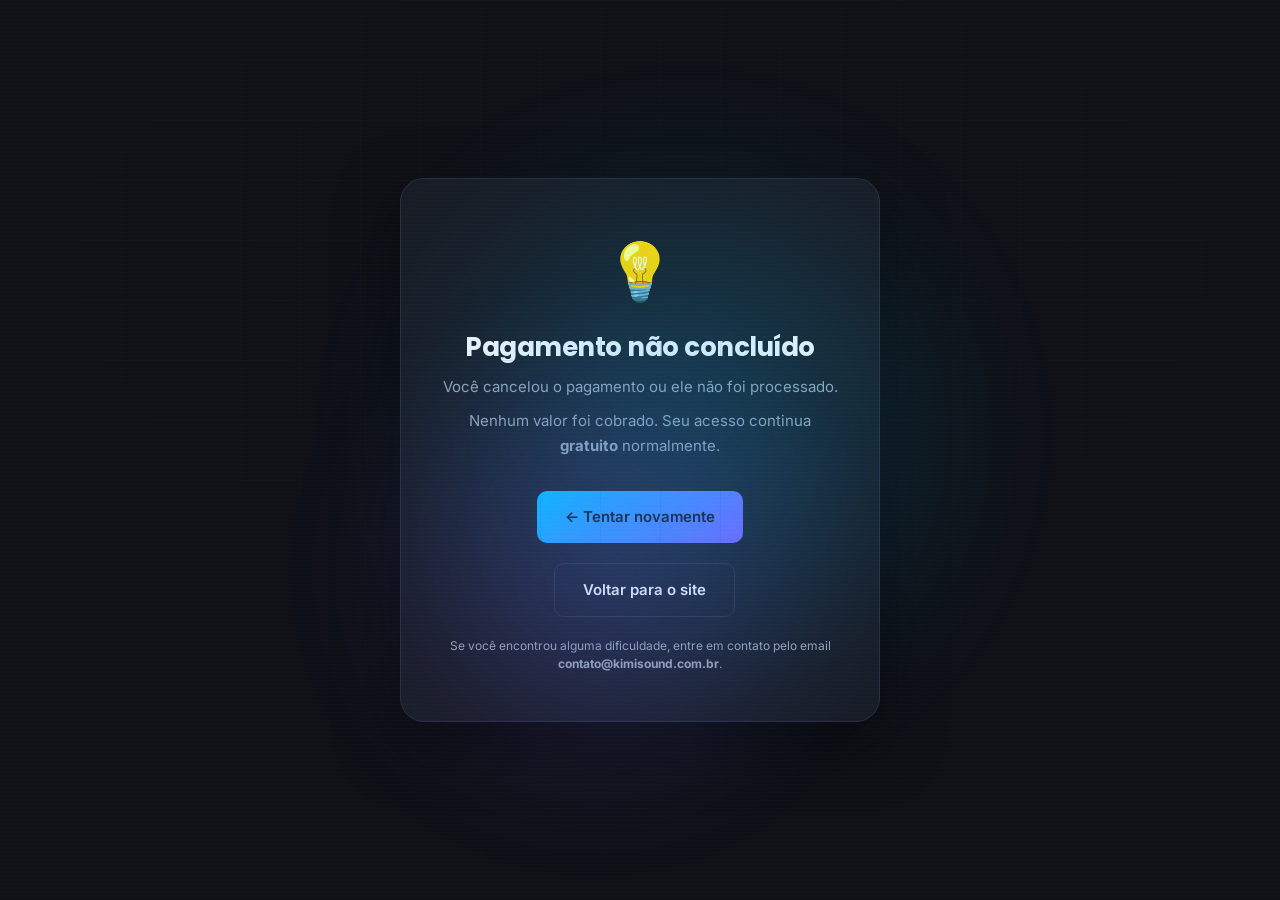
<file: cancel.html>
<!doctype html>
<html lang="pt-BR">
<head>
<!-- Google tag (gtag.js) -->
<script async src="https://www.googletagmanager.com/gtag/js?id=G-8N0QM0S1VJ"></script>
<script>
  window.dataLayer = window.dataLayer || [];
  function gtag(){dataLayer.push(arguments);}
  gtag('js', new Date());
  gtag('config', 'G-8N0QM0S1VJ');
</script>
<meta charset="utf-8" />
<meta name="viewport" content="width=device-width, initial-scale=1" />
<title>Pagamento cancelado — KimiSound</title>
<meta name="robots" content="noindex, nofollow" />
<link rel="icon" type="image/png" href="assets/mascot-icon.png" />
<link rel="preconnect" href="https://fonts.googleapis.com" />
<link rel="preconnect" href="https://fonts.gstatic.com" crossorigin />
<link href="https://fonts.googleapis.com/css2?family=Inter:wght@300;400;500;600;700&family=JetBrains+Mono:wght@500;600&family=Poppins:wght@400;600;700;800&display=swap" rel="stylesheet" />
<link rel="stylesheet" href="styles.css" />
<style>
/* Reuse same status-page styles */
.status-page {
  min-height: 100vh;
  display: flex;
  flex-direction: column;
  align-items: center;
  justify-content: center;
  text-align: center;
  padding: 40px 24px;
}
.status-card {
  background: var(--surface);
  border: 1px solid var(--border);
  border-radius: 24px;
  padding: 48px 40px;
  max-width: 480px;
  width: 100%;
  box-shadow: 0 20px 60px rgba(0,0,0,0.5);
}
.status-icon {
  font-size: 56px;
  margin-bottom: 16px;
  display: block;
}
.status-card h1 {
  font-family: 'Poppins', sans-serif;
  font-weight: 700;
  font-size: 26px;
  color: var(--text);
  margin: 0 0 12px;
}
.status-card p {
  color: var(--muted);
  font-size: 15px;
  line-height: 1.7;
  margin: 0 0 8px;
}
.status-btn {
  display: inline-flex;
  align-items: center;
  gap: 8px;
  margin-top: 24px;
  background: var(--grad);
  border: none;
  border-radius: 10px;
  padding: 14px 28px;
  font-family: 'Inter', sans-serif;
  font-weight: 600;
  font-size: 15px;
  color: #0F1117;
  cursor: pointer;
  transition: opacity .2s, transform .15s;
  text-decoration: none;
}
.status-btn:hover {
  opacity: .9;
  transform: translateY(-1px);
}
.status-btn-secondary {
  display: inline-flex;
  align-items: center;
  gap: 8px;
  margin-top: 12px;
  background: transparent;
  border: 1px solid var(--border);
  border-radius: 10px;
  padding: 14px 28px;
  font-family: 'Inter', sans-serif;
  font-weight: 600;
  font-size: 15px;
  color: var(--text);
  cursor: pointer;
  transition: background .2s, border-color .2s;
  text-decoration: none;
  margin-left: 8px;
}
.status-btn-secondary:hover {
  background: var(--surface-2);
  border-color: var(--muted);
}
.status-note {
  font-size: 12px;
  color: var(--muted);
  margin-top: 20px;
  line-height: 1.5;
}
.status-actions {
  display: flex;
  flex-wrap: wrap;
  justify-content: center;
  gap: 8px;
}
</style>
</head>
<body>

<div class="atmosphere" aria-hidden="true">
  <div class="grid-overlay"></div>
  <div class="orb orb-cyan" style="top:15%;left:30%;transform:scale(1.2)"></div>
  <div class="orb orb-purple" style="bottom:15%;right:30%;transform:scale(1)"></div>
  <div class="scanline"></div>
</div>

<main class="status-page">
  <div class="status-card">
    <span class="status-icon">💡</span>
    <h1>Pagamento não concluído</h1>
    <p>Você cancelou o pagamento ou ele não foi processado.</p>
    <p>Nenhum valor foi cobrado. Seu acesso continua <strong>gratuito</strong> normalmente.</p>
    <div class="status-actions">
      <a href="/#planos" class="status-btn">← Tentar novamente</a>
      <a href="/" class="status-btn-secondary">Voltar para o site</a>
    </div>
    <div class="status-note">
      Se você encontrou alguma dificuldade, entre em contato pelo email <strong>contato@kimisound.com.br</strong>.
    </div>
  </div>
</main>

</body>
</html>
</file>
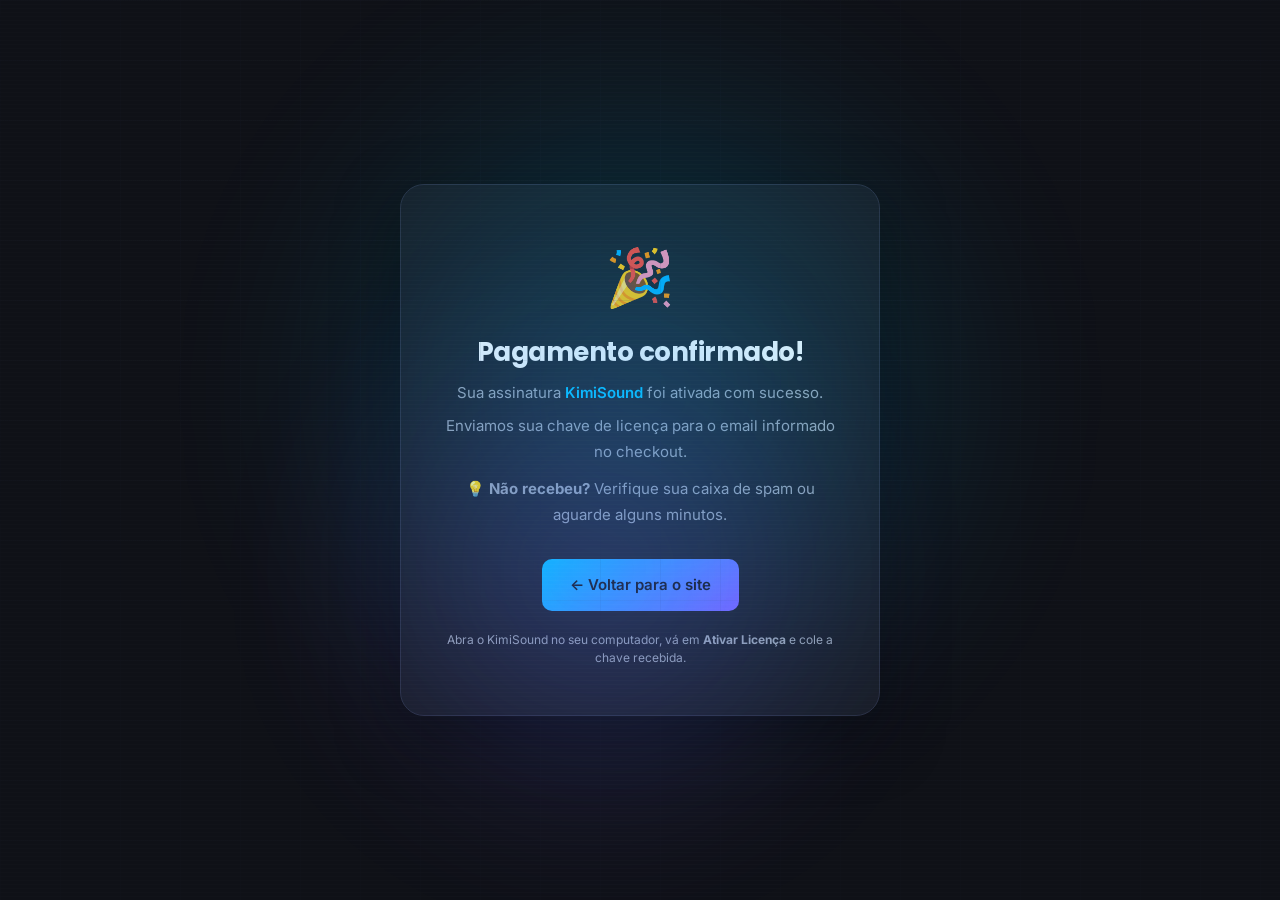
<file: success.html>
<!doctype html>
<html lang="pt-BR">
<head>
<!-- Google tag (gtag.js) -->
<script async src="https://www.googletagmanager.com/gtag/js?id=G-8N0QM0S1VJ"></script>
<script>
  window.dataLayer = window.dataLayer || [];
  function gtag(){dataLayer.push(arguments);}
  gtag('js', new Date());
  gtag('config', 'G-8N0QM0S1VJ');
</script>
<meta charset="utf-8" />
<meta name="viewport" content="width=device-width, initial-scale=1" />
<title>Pagamento confirmado — KimiSound</title>
<meta name="robots" content="noindex, nofollow" />
<link rel="icon" type="image/png" href="assets/mascot-icon.png" />
<link rel="preconnect" href="https://fonts.googleapis.com" />
<link rel="preconnect" href="https://fonts.gstatic.com" crossorigin />
<link href="https://fonts.googleapis.com/css2?family=Inter:wght@300;400;500;600;700&family=JetBrains+Mono:wght@500;600&family=Poppins:wght@400;600;700;800&display=swap" rel="stylesheet" />
<link rel="stylesheet" href="styles.css" />
<style>
/* Minimal override for status pages */
.status-page {
  min-height: 100vh;
  display: flex;
  flex-direction: column;
  align-items: center;
  justify-content: center;
  text-align: center;
  padding: 40px 24px;
}
.status-card {
  background: var(--surface);
  border: 1px solid var(--border);
  border-radius: 24px;
  padding: 48px 40px;
  max-width: 480px;
  width: 100%;
  box-shadow: 0 20px 60px rgba(0,0,0,0.5);
}
.status-icon {
  font-size: 56px;
  margin-bottom: 16px;
  display: block;
}
.status-card h1 {
  font-family: 'Poppins', sans-serif;
  font-weight: 700;
  font-size: 26px;
  color: var(--text);
  margin: 0 0 12px;
}
.status-card p {
  color: var(--muted);
  font-size: 15px;
  line-height: 1.7;
  margin: 0 0 8px;
}
.status-highlight {
  color: var(--cyan) !important;
  font-weight: 600;
}
.status-btn {
  display: inline-flex;
  align-items: center;
  gap: 8px;
  margin-top: 24px;
  background: var(--grad);
  border: none;
  border-radius: 10px;
  padding: 14px 28px;
  font-family: 'Inter', sans-serif;
  font-weight: 600;
  font-size: 15px;
  color: #0F1117;
  cursor: pointer;
  transition: opacity .2s, transform .15s;
  text-decoration: none;
}
.status-btn:hover {
  opacity: .9;
  transform: translateY(-1px);
}
.status-note {
  font-size: 12px;
  color: var(--muted);
  margin-top: 20px;
  line-height: 1.5;
}
</style>
</head>
<body>

<div class="atmosphere" aria-hidden="true">
  <div class="grid-overlay"></div>
  <div class="orb orb-cyan" style="top:10%;left:50%;transform:translateX(-50%) scale(1.5)"></div>
  <div class="orb orb-purple" style="bottom:10%;right:30%;transform:scale(1.2)"></div>
  <div class="scanline"></div>
</div>

<main class="status-page">
  <div class="status-card">
    <span class="status-icon">🎉</span>
    <h1>Pagamento confirmado!</h1>
    <p>Sua assinatura <strong class="status-highlight">KimiSound</strong> foi ativada com sucesso.</p>
    <p>Enviamos sua chave de licença para o email informado no checkout.</p>
    <p style="margin-top:12px;">💡 <strong>Não recebeu?</strong> Verifique sua caixa de spam ou aguarde alguns minutos.</p>
    <a href="/" class="status-btn">← Voltar para o site</a>
    <div class="status-note">
      Abra o KimiSound no seu computador, vá em <strong>Ativar Licença</strong> e cole a chave recebida.
    </div>
  </div>
</main>

</body>
</html>
</file>
<file: styles.css>
/* ============================================================
   KIMISOUND — LANDING PROTÓTIPO v1 (STAGE-FIRST, CLEAN)
   Brand system: claude_design/02_brand_guidelines.md
   ============================================================ */
:root{
  --bg:#0F1117;
  --surface:#181C25;
  --surface-light:#1E2330;
  --border:#2A3042;
  --text:#F5F7FA;
  --text-2:#9AA4B2;
  --cyan:#00C2FF;
  --purple:#7B61FF;
  --orange:#E8430A;
  --success:#00D084;
  --grad:linear-gradient(135deg,#00C2FF 0%,#7B61FF 100%);
  --radius:16px;
  --font-head:'Poppins',sans-serif;
  --font-body:'Inter',sans-serif;
  --font-mono:'JetBrains Mono',monospace;
  --glow:0 0 40px rgba(0,194,255,.15);
  --glow-strong:0 0 80px rgba(0,194,255,.3),0 0 40px rgba(123,97,255,.2);
}
*{margin:0;padding:0;box-sizing:border-box}
html{scroll-behavior:smooth}
body{
  background:var(--bg);color:var(--text);font-family:var(--font-body);
  line-height:1.6;-webkit-font-smoothing:antialiased;overflow-x:hidden;
}
/* grid overlay sutil (brand guidelines) */
body::before{
  content:"";position:fixed;inset:0;pointer-events:none;z-index:0;
  background-image:linear-gradient(rgba(42,48,66,.04) 1px,transparent 1px),
    linear-gradient(90deg,rgba(42,48,66,.04) 1px,transparent 1px);
  background-size:60px 60px;
}
::selection{background:rgba(0,194,255,.3)}
a{color:var(--cyan);text-decoration:none}
img{max-width:100%;display:block}
.container{max-width:1160px;margin:0 auto;padding:0 24px;position:relative;z-index:1}

/* ---------- util ---------- */
.badge{
  display:inline-flex;align-items:center;gap:8px;padding:7px 14px;border-radius:999px;
  background:rgba(24,28,37,.7);border:1px solid var(--border);
  font-size:12.5px;font-weight:600;letter-spacing:.3px;color:var(--text-2);
  backdrop-filter:blur(20px);-webkit-backdrop-filter:blur(20px);
}
.badge .dot{width:7px;height:7px;border-radius:50%;background:var(--success);box-shadow:0 0 12px var(--success);animation:pulse 2s infinite}
.badge .tag{background:var(--grad);-webkit-background-clip:text;background-clip:text;color:transparent;font-weight:700}
@keyframes pulse{0%,100%{opacity:1}50%{opacity:.4}}
.grad-text{background:var(--grad);-webkit-background-clip:text;background-clip:text;color:transparent}
h1,h2,h3,.h{font-family:var(--font-head);line-height:1.15;letter-spacing:-.5px}
.sec-tag{font-family:var(--font-mono);font-size:12px;letter-spacing:3px;color:var(--cyan);text-transform:uppercase;font-weight:600}
.sec-title{font-size:clamp(28px,4vw,42px);font-weight:800;margin:12px 0 10px}
.sec-sub{color:var(--text-2);font-size:16.5px;max-width:640px}
.center{text-align:center}.center .sec-sub{margin:0 auto}
.btn{
  display:inline-flex;align-items:center;justify-content:center;gap:10px;padding:14px 26px;
  border-radius:12px;font-family:var(--font-body);font-size:15px;font-weight:600;
  border:1px solid transparent;cursor:pointer;transition:all .25s ease;white-space:nowrap;
}
.btn-primary{background:var(--grad);color:#0B0E14;box-shadow:var(--glow)}
.btn-primary:hover{transform:translateY(-2px);box-shadow:var(--glow-strong)}
.btn-ghost{background:rgba(24,28,37,.6);color:var(--text);border-color:var(--border);backdrop-filter:blur(20px)}
.btn-ghost:hover{border-color:var(--cyan);color:var(--cyan);transform:translateY(-2px)}
.btn-sm{padding:9px 18px;font-size:13.5px;border-radius:10px}

/* ---------- nav ---------- */
nav{
  position:fixed;top:0;left:0;right:0;z-index:100;
  transition:all .3s ease;
}
nav .inner{
  max-width:1160px;margin:0 auto;padding:16px 24px;display:flex;align-items:center;justify-content:space-between;
}
nav.scrolled .inner{
  background:rgba(15,17,23,.75);backdrop-filter:blur(20px);-webkit-backdrop-filter:blur(20px);
  border-bottom:1px solid rgba(42,48,66,.5);border-radius:0 0 18px 18px;
}
.logo{font-family:var(--font-head);font-weight:800;font-size:21px;letter-spacing:-.5px;color:var(--text)}
.logo .s{color:var(--orange)}.logo .k{color:var(--text)}
.nav-links{display:flex;gap:30px;align-items:center}
.nav-links a{color:var(--text-2);font-size:14.5px;font-weight:500;transition:color .2s}
.nav-links a:hover{color:var(--text)}

/* ---------- hero ---------- */
.hero{padding:150px 0 90px;position:relative}
.hero-grid{display:grid;grid-template-columns:1.05fr 1fr;gap:56px;align-items:center}
.hero h1{font-size:clamp(38px,5.4vw,60px);font-weight:800;margin:22px 0 18px}
.hero .sub{color:var(--text-2);font-size:17.5px;max-width:520px;margin-bottom:30px}
.hero-ctas{display:flex;gap:14px;flex-wrap:wrap;margin-bottom:30px}
.hero-proof{display:flex;align-items:center;gap:14px;flex-wrap:wrap;color:var(--text-2);font-size:13.5px}
.stars{color:#FFC53D;letter-spacing:2px;font-size:14px}
.pills{display:flex;gap:10px;flex-wrap:wrap}
.pill{
  padding:6px 13px;border-radius:999px;font-size:12.5px;font-weight:600;color:var(--text);
  background:rgba(24,28,37,.6);border:1px solid var(--border);
}
.pill b{color:var(--cyan);font-weight:700}

/* media slot (hero player mockup) */
.media-slot{
  position:relative;border-radius:20px;overflow:hidden;
  border:1px solid var(--border);background:var(--surface);
  box-shadow:0 30px 80px rgba(0,0,0,.5);
}
.media-slot img,.media-slot video{width:100%;height:auto;display:block}
.media-slot .frame-info{
  position:absolute;inset:0;display:flex;flex-direction:column;align-items:center;justify-content:center;gap:14px;
  background:linear-gradient(180deg,rgba(15,17,23,.05) 50%,rgba(15,17,23,.55));
}
.play-btn{
  width:74px;height:74px;border-radius:50%;display:flex;align-items:center;justify-content:center;
  background:rgba(15,17,23,.65);border:1.5px solid rgba(255,255,255,.35);backdrop-filter:blur(8px);
  font-size:24px;color:#fff;cursor:pointer;transition:all .25s;box-shadow:0 0 40px rgba(0,194,255,.35);
}
.play-btn:hover{transform:scale(1.08);border-color:var(--cyan);box-shadow:0 0 60px rgba(0,194,255,.55)}
.sound-btn{width:56px;height:56px;font-size:20px;border-color:rgba(255,255,255,.45)}
.media-caption{
  position:absolute;left:14px;bottom:12px;right:14px;display:flex;justify-content:space-between;align-items:center;
  padding:9px 14px;border-radius:12px;background:rgba(15,17,23,.72);backdrop-filter:blur(14px);
  border:1px solid rgba(42,48,66,.6);font-size:12.5px;color:var(--text-2);
}
.media-caption b{color:var(--text);font-weight:600}
.asset-tag{
  position:absolute;top:12px;right:12px;padding:5px 10px;border-radius:8px;font-size:11px;font-weight:700;
  letter-spacing:.5px;color:#FFD166;background:rgba(255,209,102,.12);border:1px dashed rgba(255,209,102,.5);
  font-family:var(--font-mono);z-index:3;
}
.hero-mock{
  position:relative;transform:rotate(1.5deg);transition:transform .4s cubic-bezier(.2,.8,.2,1);
}
.hero-mock:hover{transform:rotate(0deg) scale(1.01)}
.hero-mock .badge-float{
  position:absolute;top:-18px;left:-14px;z-index:4;padding:10px 16px;border-radius:12px;
  background:rgba(24,28,37,.85);backdrop-filter:blur(20px);border:1px solid var(--border);box-shadow:var(--glow);
  font-size:11.5px;font-family:var(--font-mono);color:var(--text-2);letter-spacing:.5px;
}
.hero-mock .badge-float b{color:var(--cyan)}

/* ---------- strip dor ---------- */
.strip{
  border-top:1px solid rgba(42,48,66,.5);border-bottom:1px solid rgba(42,48,66,.5);
  padding:22px 0;margin-bottom:110px;background:rgba(24,28,37,.35);
}
.strip .inner-strip{display:flex;align-items:center;justify-content:center;gap:26px;flex-wrap:wrap;font-size:14px;color:var(--text-2)}
.strip strong{color:var(--text);font-weight:600}
.strip .sep{width:4px;height:4px;border-radius:50%;background:var(--border)}

/* ---------- seções base ---------- */
section{padding:0 0 110px}
.section-head{margin-bottom:52px}
.section-head.center{margin-bottom:56px}

/* ---------- seção KimiStage (âncora) ---------- */
.stage-grid{display:grid;grid-template-columns:1fr 1.1fr;gap:60px;align-items:center}
.feature-list{display:flex;flex-direction:column;gap:16px;margin:30px 0 34px}
.feature-item{display:flex;gap:14px;align-items:flex-start}
.feature-item .ico{
  flex:none;width:38px;height:38px;border-radius:10px;display:flex;align-items:center;justify-content:center;
  background:linear-gradient(135deg,rgba(0,194,255,.14),rgba(123,97,255,.14));border:1px solid rgba(0,194,255,.25);
  font-size:17px;
}
.feature-item b{display:block;font-size:15px;font-weight:600;margin-bottom:2px}
.feature-item p{color:var(--text-2);font-size:13.8px}
.stage-media{display:grid;grid-template-columns:1fr 1fr;gap:18px}
.stage-media .media-slot{border-radius:16px;box-shadow:0 20px 60px rgba(0,0,0,.45)}
.stage-media .media-slot:first-child{grid-column:1/-1}
.stage-media .media-caption{bottom:10px;left:10px;right:10px;padding:7px 12px;font-size:11.5px}
.pose-chips{display:flex;gap:8px;flex-wrap:wrap;margin-top:22px}
.pose-chip{
  font-family:var(--font-mono);font-size:11px;padding:5px 10px;border-radius:8px;letter-spacing:.4px;
  background:rgba(24,28,37,.6);border:1px solid var(--border);color:var(--text-2);
}
.pose-chip b{color:var(--cyan)}

/* ---------- features ---------- */
.feat-grid{display:grid;grid-template-columns:repeat(3,1fr);gap:18px;margin-bottom:44px}
.feat-card{
  background:rgba(24,28,37,.55);border:1px solid var(--border);border-radius:var(--radius);
  padding:26px 24px;transition:all .3s ease;position:relative;overflow:hidden;
}
.feat-card:hover{transform:translateY(-4px);border-color:rgba(0,194,255,.4);box-shadow:var(--glow)}
.feat-card .f-ico{
  width:42px;height:42px;border-radius:11px;display:flex;align-items:center;justify-content:center;font-size:19px;
  background:linear-gradient(135deg,rgba(0,194,255,.16),rgba(123,97,255,.16));border:1px solid rgba(123,97,255,.28);
  margin-bottom:16px;
}
.feat-card h3{font-size:16.5px;font-weight:700;margin-bottom:7px}
.feat-card p{color:var(--text-2);font-size:13.8px;line-height:1.55}
.feat-card .f-new{
  position:absolute;top:16px;right:16px;font-family:var(--font-mono);font-size:10px;font-weight:700;
  color:var(--cyan);letter-spacing:1.5px;border:1px solid rgba(0,194,255,.4);border-radius:6px;padding:3px 8px;
  background:rgba(0,194,255,.08);
}
/* showroom UI */
.showroom{
  border:1px solid var(--border);border-radius:20px;overflow:hidden;background:var(--surface);
  box-shadow:0 30px 80px rgba(0,0,0,.45);
}
.showroom .bar{
  display:flex;align-items:center;gap:8px;padding:13px 18px;background:rgba(30,35,48,.85);
  border-bottom:1px solid var(--border);
}
.showroom .bar .traffic{display:flex;gap:6px}
.showroom .bar .traffic span{width:10px;height:10px;border-radius:50%;background:var(--border)}
.showroom .bar .traffic span:first-child{background:#FF5F57}.showroom .bar .traffic span:nth-child(2){background:#FEBC2E}.showroom .bar .traffic span:nth-child(3){background:#28C840}
.showroom .bar .url{
  margin-left:10px;flex:1;max-width:340px;font-family:var(--font-mono);font-size:11.5px;color:var(--text-2);
  background:rgba(15,17,23,.6);border:1px solid var(--border);border-radius:8px;padding:6px 14px;
}
.showroom .shots{display:grid;grid-template-columns:1.25fr 1fr 1fr;gap:14px;padding:16px}
.showroom .shot{border-radius:12px;overflow:hidden;border:1px solid var(--border);background:var(--bg);position:relative}
.showroom .shot img{width:100%;height:100%;object-fit:cover;min-height:190px}
.showroom .shot .shot-tag{
  position:absolute;left:10px;bottom:10px;font-family:var(--font-mono);font-size:10px;letter-spacing:1px;
  padding:4px 9px;border-radius:7px;background:rgba(15,17,23,.78);border:1px solid rgba(42,48,66,.6);color:var(--text-2);
}

/* ---------- como funciona ---------- */
.steps{display:grid;grid-template-columns:repeat(3,1fr);gap:18px;counter-reset:step}
.step-card{
  background:rgba(24,28,37,.55);border:1px solid var(--border);border-radius:var(--radius);padding:30px 26px;position:relative;
  transition:all .3s ease;
}
.step-card:hover{transform:translateY(-4px);border-color:rgba(123,97,255,.45);box-shadow:0 0 40px rgba(123,97,255,.12)}
.step-card .num{
  font-family:var(--font-head);font-weight:800;font-size:15px;color:#0B0E14;background:var(--grad);
  width:34px;height:34px;border-radius:10px;display:flex;align-items:center;justify-content:center;margin-bottom:18px;
}
.step-card h3{font-size:16.5px;margin-bottom:8px}
.step-card p{color:var(--text-2);font-size:13.8px}
.step-card .mono{font-family:var(--font-mono);font-size:11.5px;color:var(--cyan);margin-top:12px;display:block;letter-spacing:.5px}

/* ---------- depoimentos ---------- */
.testi-grid{display:grid;grid-template-columns:repeat(3,1fr);gap:18px}
.testi-card{
  background:rgba(24,28,37,.55);border:1px solid var(--border);border-radius:var(--radius);padding:26px;
  display:flex;flex-direction:column;gap:16px;transition:all .3s ease;
}
.testi-card:hover{transform:translateY(-4px);box-shadow:var(--glow)}
.testi-card .stars{font-size:13px}
.testi-card q{font-size:14px;color:var(--text);line-height:1.6;font-style:normal}
.testi-card .who{display:flex;align-items:center;gap:12px;margin-top:auto}
.testi-card .avatar{
  width:38px;height:38px;border-radius:50%;display:flex;align-items:center;justify-content:center;
  font-weight:700;font-size:13px;color:#0B0E14;background:var(--grad);flex:none;
}
.testi-card .who b{display:block;font-size:13.5px}
.testi-card .who span{font-size:11.5px;color:var(--text-2);letter-spacing:.6px}

/* ---------- pricing ---------- */
.price-grid{display:grid;grid-template-columns:repeat(3,1fr);gap:18px;align-items:stretch}
.price-card{
  background:rgba(24,28,37,.55);border:1px solid var(--border);border-radius:20px;padding:32px 28px;
  display:flex;flex-direction:column;position:relative;transition:all .3s ease;
}
.price-card:hover{transform:translateY(-4px)}
.price-card.featured{
  background:linear-gradient(180deg,rgba(0,194,255,.07),rgba(123,97,255,.05) 60%,rgba(24,28,37,.55));
  border-color:rgba(0,194,255,.45);box-shadow:var(--glow);
}
.price-card .pop{
  position:absolute;top:-13px;left:50%;transform:translateX(-50%);padding:6px 16px;border-radius:999px;
  background:var(--grad);color:#0B0E14;font-size:11px;font-weight:800;letter-spacing:1.5px;white-space:nowrap;
}
.price-card .plan-label{font-size:13px;font-weight:700;letter-spacing:2px;text-transform:uppercase;color:var(--text-2)}
.price-card .plan-label.pro{color:var(--cyan)}
.price-card .price{font-family:var(--font-head);font-weight:800;font-size:44px;margin:14px 0 4px;letter-spacing:-1px}
.price-card .price small{font-size:15px;color:var(--text-2);font-family:var(--font-body);font-weight:500}
.price-card .billing{font-size:12.5px;color:var(--text-2);margin-bottom:24px}
.price-card ul{list-style:none;display:flex;flex-direction:column;gap:10px;margin-bottom:28px}
.price-card li{font-size:13.8px;color:var(--text);display:flex;gap:10px;align-items:flex-start}
.price-card li::before{content:"✓";color:var(--success);font-weight:700;flex:none}
.price-card li.muted{color:var(--text-2)}
.price-card .btn{margin-top:auto;width:100%}
.guarantee{
  display:flex;gap:14px;align-items:center;justify-content:center;margin-top:34px;padding:16px 22px;
  border:1px solid var(--border);border-radius:14px;background:rgba(24,28,37,.4);font-size:13.5px;color:var(--text-2);
  max-width:640px;margin-left:auto;margin-right:auto;text-align:left;
}
.guarantee b{color:var(--text)}

/* ---------- FAQ ---------- */
.faq-list{max-width:760px;margin:0 auto;display:flex;flex-direction:column;gap:12px}
.faq-item{border:1px solid var(--border);border-radius:14px;background:rgba(24,28,37,.5);overflow:hidden;transition:border-color .3s}
.faq-item.open{border-color:rgba(0,194,255,.4)}
.faq-q{
  width:100%;display:flex;justify-content:space-between;align-items:center;gap:16px;padding:19px 22px;
  background:none;border:none;cursor:pointer;color:var(--text);font-family:var(--font-body);
  font-size:15px;font-weight:600;text-align:left;
}
.faq-q .chev{transition:transform .3s;color:var(--cyan);font-size:13px;flex:none}
.faq-item.open .chev{transform:rotate(180deg)}
.faq-a{max-height:0;overflow:hidden;transition:max-height .35s ease}
.faq-item.open .faq-a{max-height:220px}
.faq-a p{padding:0 22px 20px;color:var(--text-2);font-size:14px}

/* ---------- CTA final ---------- */
.cta-final{
  position:relative;border-radius:28px;overflow:hidden;padding:80px 40px;text-align:center;
  background:radial-gradient(120% 160% at 50% 0%,rgba(0,194,255,.14) 0%,rgba(123,97,255,.09) 45%,rgba(15,17,23,0) 70%),
    var(--surface);
  border:1px solid var(--border);
}
.cta-final h2{font-size:clamp(30px,4.4vw,48px);font-weight:800;margin:18px 0 12px}
.cta-final .sub{color:var(--text-2);font-size:16.5px;margin-bottom:34px}
.cta-final .fine{margin-top:22px;font-size:12.5px;color:var(--text-2);display:flex;gap:18px;justify-content:center;flex-wrap:wrap}
.cta-final .fine span::before{content:"●";color:var(--cyan);margin-right:7px;font-size:8px;vertical-align:middle}

/* ---------- footer ---------- */
footer{border-top:1px solid rgba(42,48,66,.5);padding:56px 0 40px;background:rgba(15,17,23,.6)}
.footer-grid{display:grid;grid-template-columns:1.6fr 1fr 1fr 1fr;gap:40px;margin-bottom:44px}
.footer-grid .logo{margin-bottom:14px;display:inline-block}
.footer-grid p{color:var(--text-2);font-size:13.5px;max-width:280px}
.footer-grid h4{font-size:13px;font-weight:700;letter-spacing:1.5px;text-transform:uppercase;color:var(--text);margin-bottom:16px}
.footer-grid a{display:block;color:var(--text-2);font-size:13.8px;margin-bottom:10px;transition:color .2s}
.footer-grid a:hover{color:var(--cyan)}
.footer-bottom{
  border-top:1px solid rgba(42,48,66,.4);padding-top:24px;display:flex;justify-content:space-between;align-items:center;flex-wrap:wrap;gap:12px;
  font-size:12.5px;color:var(--text-2);
}
.footer-bottom .ver{font-family:var(--font-mono);color:var(--text-2)}

/* ---------- reveal ---------- */
.reveal{opacity:0;transform:translateY(26px);transition:opacity .7s ease,transform .7s cubic-bezier(.2,.8,.2,1)}
.reveal.in{opacity:1;transform:none}

/* ---------- responsive ---------- */
@media(max-width:960px){
  .hero-grid,.stage-grid{grid-template-columns:1fr;gap:44px}
  .hero{padding:130px 0 70px}
  .feat-grid,.steps,.testi-grid,.price-grid{grid-template-columns:1fr 1fr}
  .showroom .shots{grid-template-columns:1fr 1fr}
  .showroom .shots .shot:first-child{grid-column:1/-1}
  .nav-links{display:none}
  .footer-grid{grid-template-columns:1fr 1fr}
}
@media(max-width:600px){
  .feat-grid,.steps,.testi-grid,.price-grid,.stage-media{grid-template-columns:1fr}
  .stage-media .media-slot:first-child{grid-column:auto}
  .hero-ctas .btn{width:100%}
  .footer-grid{grid-template-columns:1fr}
}

/* ============================================================
   BLOCOS DE PRODUCAO (portados do styles.css anterior —
   cookie banner, checkout modal, platform banner, toggle,
   atmosphere/orbs para success.html + cancel.html)
   ============================================================ */

/* ===== Atmosphere ===== */
.atmosphere{position:fixed;inset:0;pointer-events:none;z-index:0;overflow:hidden}
.grid-overlay{
  position:absolute;inset:0;
  background-image:
    linear-gradient(rgba(42,48,66,.06) 1px, transparent 1px),
    linear-gradient(90deg, rgba(42,48,66,.06) 1px, transparent 1px);
  background-size:60px 60px;
  mask-image: radial-gradient(ellipse 80% 60% at 50% 30%, #000 30%, transparent 80%);
}
.orb{
  position:absolute;
  width:600px;height:600px;
  border-radius:50%;
  filter:blur(60px);
  opacity:.45;
  will-change:transform;
}
.orb-cyan{
  background:radial-gradient(circle, rgba(0,194,255,.6), transparent 60%);
  top:-200px;left:-100px;
  animation: drift1 22s ease-in-out infinite;
}
.orb-purple{
  background:radial-gradient(circle, rgba(123,97,255,.55), transparent 60%);
  top:30%;right:-200px;
  animation: drift2 26s ease-in-out infinite;
}
.orb-cyan-sm{
  background:radial-gradient(circle, rgba(0,194,255,.35), transparent 60%);
  width:400px;height:400px;
  bottom:10%;left:30%;
  animation: drift3 30s ease-in-out infinite;
}
@keyframes drift1{0%,100%{transform:translate(0,0)}50%{transform:translate(80px,60px)}}
@keyframes drift2{0%,100%{transform:translate(0,0)}50%{transform:translate(-100px,40px)}}
@keyframes drift3{0%,100%{transform:translate(0,0)}50%{transform:translate(60px,-80px)}}
.scanline{
  position:absolute;inset:0;
  background: repeating-linear-gradient(0deg, transparent 0, transparent 3px, rgba(255,255,255,.012) 3px, rgba(255,255,255,.012) 4px);
  mix-blend-mode:overlay;
}

.nav-toggle{display:none;flex-direction:column;gap:4px;margin-left:auto}
.nav-toggle span{display:block;width:24px;height:2px;background:var(--text);transition:transform .2s}

.toggle{
  position:relative;
  display:inline-flex;
  margin-top:24px;
  padding:4px;
  background:rgba(24,28,37,.7);
  border:1px solid var(--border);
  border-radius:999px;
}
.t-opt{
  position:relative;z-index:2;
  padding:8px 22px;
  border-radius:999px;
  font-size:13px;
  font-weight:600;
  color:var(--muted);
  transition:color .25s;
  display:flex;align-items:center;gap:8px;
}
.t-opt.active{color:#0a0d14}
.t-pill{
  position:absolute;
  top:4px;bottom:4px;
  left:0;
  width:0;
  background: var(--grad);
  border-radius:999px;
  transition: transform .35s cubic-bezier(.2,.7,.2,1), width .35s cubic-bezier(.2,.7,.2,1);
  z-index:1;
  pointer-events:none;
}
.save{
  font-family:'JetBrains Mono', monospace;
  font-size:10px;
  background:rgba(0,208,132,.15);
  color:var(--green);
  padding:2px 8px;
  border-radius:4px;
  letter-spacing:.05em;
}
.t-opt.active .save{background:rgba(0,0,0,.2);color:#0a0d14}

/* ===== CHECKOUT MODAL ===== */
.checkout-overlay{
  display:none; align-items:center; justify-content:center;
  position:fixed; inset:0; z-index:9999;
  background:rgba(0,0,0,.7);
  backdrop-filter:blur(8px);
  -webkit-backdrop-filter:blur(8px);
  padding:20px;
  animation:fadeIn .25s ease;
}
.checkout-overlay.visible{display:flex}
@keyframes fadeIn{from{opacity:0}to{opacity:1}}
.checkout-modal{
  background:var(--surface);
  border:1px solid var(--border);
  border-radius:20px;
  max-width:440px;
  width:100%;
  position:relative;
  box-shadow:0 0 80px rgba(0,194,255,.12),0 20px 60px rgba(0,0,0,.5);
  animation:slideUp .3s ease;
}
@keyframes slideUp{from{opacity:0;transform:translateY(20px)}to{opacity:1;transform:translateY(0)}}
.modal-close{
  position:absolute; top:16px; right:16px;
  width:36px; height:36px; border-radius:50%;
  display:flex; align-items:center; justify-content:center;
  background:var(--surface-2); border:1px solid var(--border);
  color:var(--muted); font-size:22px; cursor:pointer;
  transition:all .2s; z-index:2;
  line-height:1;
}
.modal-close:hover{background:var(--border);color:var(--text)}
.modal-header{text-align:center;padding:36px 32px 0}
.modal-plan-badge{
  font-family:'JetBrains Mono',monospace;
  font-size:11px;letter-spacing:.12em;color:var(--cyan);
  font-weight:600;margin-bottom:10px;
}
.modal-plan-name{
  font-family:'Poppins',sans-serif;
  font-weight:700;font-size:22px;color:var(--text);
  margin:0 0 6px;
}
.modal-price-row{display:flex;align-items:baseline;justify-content:center;gap:4px}
.modal-amount{
  font-family:'Poppins',sans-serif;
  font-weight:700;font-size:36px;color:var(--text);
}
.modal-period{font-size:16px;color:var(--muted);font-weight:400}
.modal-error{
  display:none;
  background:rgba(239,68,68,.1);
  border:1px solid rgba(239,68,68,.25);
  border-radius:8px;
  padding:10px 14px;
  font-size:13px;color:#EF4444;
  margin-bottom:14px;
}
.modal-body{padding:28px 32px 36px}
.modal-email-group{margin-bottom:18px}
.modal-email-group label{
  display:block;
  font-size:13px;font-weight:600;color:var(--text);
  margin-bottom:8px;
}
.modal-email-group input{
  display:block;width:100%;
  background:var(--surface-2);
  border:1px solid var(--border);
  border-radius:10px;
  padding:14px 16px;
  font-family:'Inter',sans-serif;
  font-size:15px;color:var(--text);
  outline:none;
  transition:border .2s, box-shadow .2s;
}
.modal-email-group input:focus{
  border-color:var(--cyan);
  box-shadow:0 0 0 3px rgba(0,194,255,.15);
}
.modal-email-group input::placeholder{color:var(--muted)}
.modal-email-group.invalid input{
  border-color:#EF4444;
  box-shadow:0 0 0 3px rgba(239,68,68,.12);
}
.modal-email-group.valid input{
  border-color:#22C55E;
  box-shadow:0 0 0 3px rgba(34,197,94,.12);
}
.modal-submit{
  display:flex;align-items:center;justify-content:center;gap:8px;
  width:100%;
  background:var(--grad);
  border:none;border-radius:10px;
  padding:16px 20px;
  font-family:'Inter',sans-serif;
  font-weight:600;font-size:16px;color:#0F1117;
  cursor:pointer;
  transition:opacity .2s, transform .15s;
}
.modal-submit:hover{opacity:.9;transform:translateY(-1px)}
.modal-submit:active{transform:translateY(0)}
.modal-submit:disabled{opacity:.5;cursor:not-allowed;transform:none}
.modal-loading{
  display:none; align-items:center; gap:8px;
  font-size:14px;font-weight:500;
}
.modal-loading .spinner{width:20px;height:20px;animation:spin .8s linear infinite;flex-shrink:0}
@keyframes spin{to{transform:rotate(360deg)}}
.modal-footer{
  text-align:center;
  padding:16px 32px 24px;
  display:flex;justify-content:center;gap:20px;
  flex-wrap:wrap;
}
.modal-footer span{
  font-size:11px;color:var(--muted);
  letter-spacing:.03em;
}

/* =========================================
   CHECKOUT MODAL
   ========================================= */
.checkout-overlay {
  position: fixed;
  inset: 0;
  z-index: 9999;
  display: none;
  align-items: center;
  justify-content: center;
  background: rgba(0,0,0,0.7);
  backdrop-filter: blur(8px);
  -webkit-backdrop-filter: blur(8px);
  opacity: 0;
  transition: opacity .3s ease;
}
.checkout-overlay.visible {
  opacity: 1;
}
.checkout-modal {
  width: 100%;
  max-width: 420px;
  margin: 20px;
  background: var(--surface);
  border: 1px solid var(--border);
  border-radius: 20px;
  padding: 0;
  overflow: hidden;
  box-shadow: 0 20px 60px rgba(0,0,0,0.5);
  animation: modalSlideUp .35s cubic-bezier(.2,.7,.2,1);
}
@keyframes modalSlideUp {
  from { transform: translateY(30px); opacity:0; }
  to   { transform: translateY(0);    opacity:1; }
}
.modal-close {
  position: absolute;
  top: 14px;
  right: 14px;
  width: 32px;
  height: 32px;
  border-radius: 50%;
  border: none;
  background: rgba(255,255,255,.08);
  color: var(--muted);
  font-size: 20px;
  line-height: 1;
  cursor: pointer;
  z-index: 10;
  display: flex;
  align-items: center;
  justify-content: center;
  transition: background .2s, color .2s;
}
.modal-close:hover {
  background: rgba(255,255,255,.16);
  color: var(--text);
}
.modal-header {
  position: relative;
  text-align: center;
  padding: 36px 28px 20px;
  background: linear-gradient(180deg, rgba(0,194,255,.08) 0%, transparent 100%);
  border-bottom: 1px solid var(--border);
}
.modal-plan-badge {
  display: inline-block;
  font-size: 11px;
  font-weight: 600;
  letter-spacing: 1.5px;
  text-transform: uppercase;
  color: var(--cyan);
  background: rgba(0,194,255,.12);
  padding: 4px 12px;
  border-radius: 20px;
  margin-bottom: 12px;
}
.modal-plan-name {
  font-family: 'Poppins', sans-serif;
  font-weight: 700;
  font-size: 22px;
  color: var(--text);
  margin: 0 0 6px;
}
.modal-price-row {
  display: flex;
  align-items: baseline;
  justify-content: center;
  gap: 4px;
}
.modal-amount {
  font-family: 'Poppins', sans-serif;
  font-weight: 800;
  font-size: 36px;
  color: var(--text);
  letter-spacing: -.03em;
}
.modal-period {
  color: var(--muted);
  font-size: 15px;
  font-weight: 500;
}
#checkout-form {
  padding: 24px 28px 20px;
}
.modal-email-group {
  position: relative;
}
.modal-email-group label {
  display: block;
  font-size: 13px;
  font-weight: 600;
  color: var(--text);
  margin-bottom: 8px;
}
.modal-email-group input {
  display: block;
  width: 100%;
  background: var(--surface-2);
  border: 1px solid var(--border);
  border-radius: 10px;
  padding: 14px 16px;
  font-family: 'Inter', sans-serif;
  font-size: 15px;
  color: var(--text);
  outline: none;
  transition: border .2s, box-shadow .2s;
}
.modal-email-group input:focus {
  border-color: var(--cyan);
  box-shadow: 0 0 0 3px rgba(0,194,255,.15);
}
.modal-email-group input::placeholder {
  color: var(--muted);
}
.modal-email-group.valid input {
  border-color: var(--green);
  box-shadow: 0 0 0 3px rgba(0,208,132,.15);
}
.modal-email-group.invalid input {
  border-color: var(--red);
  box-shadow: 0 0 0 3px rgba(255,70,70,.12);
}
.modal-email-group.invalid input:focus {
  border-color: var(--red);
  box-shadow: 0 0 0 3px rgba(255,70,70,.15);
}
#modal-error {
  display: none;
  font-size: 13px;
  color: var(--red);
  margin: 12px 0 0;
  line-height: 1.4;
  text-align: center;
}
.modal-submit {
  display: flex;
  align-items: center;
  justify-content: center;
  width: 100%;
  margin-top: 18px;
  background: var(--grad);
  border: none;
  border-radius: 10px;
  padding: 16px 20px;
  font-family: 'Inter', sans-serif;
  font-weight: 600;
  font-size: 16px;
  color: #0F1117;
  cursor: pointer;
  transition: opacity .2s, transform .15s;
  min-height: 54px;
}
.modal-submit:hover {
  opacity: .9;
  transform: translateY(-1px);
}
.modal-submit:active {
  transform: translateY(0);
}
.modal-submit:disabled {
  opacity: .5;
  cursor: not-allowed;
  transform: none;
}
.modal-submit-text {
  display: inline;
}
.modal-loading {
  display: none;
  align-items: center;
  gap: 10px;
}
.modal-loading .spinner {
  width: 20px;
  height: 20px;
  animation: spin .8s linear infinite;
  color: #0F1117;
}
@keyframes spin {
  to { transform: rotate(360deg); }
}
.modal-footer {
  display: flex;
  flex-wrap: wrap;
  justify-content: center;
  gap: 12px;
  padding: 0 28px 24px;
  font-size: 12px;
  color: var(--muted);
}
.modal-footer span {
  display: inline-flex;
  align-items: center;
  gap: 4px;
}

/* =========================================
   RESPONSIVE (modal)
   ========================================= */
@media (max-width: 480px) {
  .checkout-modal {
    max-width: 100%;
    margin: 12px;
    border-radius: 16px;
  }
  .modal-header {
    padding: 28px 20px 16px;
  }
  #checkout-form {
    padding: 20px;
  }
  .modal-amount {
    font-size: 28px;
  }
  .modal-footer {
    padding: 0 20px 20px;
    gap: 8px;
  }
  .modal-footer span {
    font-size: 11px;
  }
}

/* ===== PLATFORM BANNER - Mobile Windows Warning ===== */
.platform-banner {
  position: fixed;
  top: 0;
  left: 0;
  right: 0;
  z-index: 100;
  display: flex;
  align-items: center;
  justify-content: center;
  gap: 10px;
  padding: 12px 20px;
  background: linear-gradient(135deg, rgba(0,194,255,.12), rgba(123,97,255,.12));
  border-bottom: 1px solid rgba(0,194,255,.3);
  backdrop-filter: blur(16px);
  -webkit-backdrop-filter: blur(16px);
  font-size: 14px;
  color: var(--text);
  text-align: center;
  line-height: 1.4;
}
.platform-banner-icon {
  font-size: 18px;
  flex-shrink: 0;
}
.platform-banner-text {
  flex: 1;
  min-width: 0;
}
.platform-banner-text strong {
  color: var(--cyan);
}
.platform-banner-close {
  width: 28px;
  height: 28px;
  border-radius: 50%;
  background: rgba(255,255,255,.08);
  color: var(--muted);
  font-size: 18px;
  display: flex;
  align-items: center;
  justify-content: center;
  cursor: pointer;
  border: none;
  flex-shrink: 0;
  transition: background .2s;
}
.platform-banner-close:hover {
  background: rgba(255,255,255,.16);
  color: var(--text);
}

/* Push nav and hero down when banner is visible */
body:has(.platform-banner) .nav {
  top: 52px;
}
body:has(.platform-banner) .hero {
  padding-top: 192px;
}

@media (max-width: 640px) {
  .platform-banner {
    padding: 10px 14px;
    font-size: 13px;
    gap: 8px;
  }
  body:has(.platform-banner) .nav {
    top: 58px;
  }
  body:has(.platform-banner) .hero {
    padding-top: 200px;
  }
}

/* ============ COOKIE CONSENT BANNER ============ */
.cookie-banner {
  position: fixed;
  bottom: 0;
  left: 0;
  right: 0;
  z-index: 99999;
  padding: 0 1.5rem 1.5rem;
  pointer-events: none;
  transition: transform 0.5s cubic-bezier(0.16, 1, 0.3, 1),
              opacity 0.5s cubic-bezier(0.16, 1, 0.3, 1);
  transform: translateY(0);
  opacity: 1;
}

.cookie-banner.cookie-hidden {
  transform: translateY(120%);
  opacity: 0;
  pointer-events: none;
}

.cookie-banner:not(.cookie-hidden) .cookie-inner {
  /* Apenas o CONTEÚDO do banner captura cliques. O invólucro é full-width e,
     com pointer-events auto, engolia cliques de elementos do rodapé atrás dele
     (ex.: o link de download em "Plataformas") — detectado em 28/09/2026. */
  pointer-events: auto;
}

.cookie-inner {
  max-width: 720px;
  margin: 0 auto;
  display: flex;
  align-items: center;
  gap: 1.25rem;
  padding: 1.25rem 1.75rem;
  background: rgba(15, 17, 23, 0.88);
  backdrop-filter: blur(24px) saturate(1.4);
  -webkit-backdrop-filter: blur(24px) saturate(1.4);
  border: 1px solid rgba(255, 255, 255, 0.08);
  border-radius: 16px;
  box-shadow:
    0 8px 32px rgba(0, 0, 0, 0.4),
    0 0 0 1px rgba(255, 255, 255, 0.03) inset,
    0 1px 0 rgba(255, 255, 255, 0.04) inset;
}

.cookie-icon {
  flex-shrink: 0;
  color: var(--cyan, #00e5ff);
  opacity: 0.9;
}

.cookie-text {
  flex: 1;
  min-width: 0;
}

.cookie-text p {
  margin: 0;
  font-size: 0.85rem;
  line-height: 1.5;
  color: rgba(255, 255, 255, 0.75);
}

.cookie-link {
  display: inline-block;
  margin-top: 0.35rem;
  font-size: 0.78rem;
  color: var(--cyan, #00e5ff);
  text-decoration: none;
  opacity: 0.8;
  transition: opacity 0.2s;
}

.cookie-link:hover {
  opacity: 1;
  text-decoration: underline;
}

.cookie-actions {
  display: flex;
  gap: 0.6rem;
  flex-shrink: 0;
}

.cookie-btn-accept {
  background: linear-gradient(135deg, #00e5ff 0%, #7c4dff 100%) !important;
  border: none !important;
  color: #0f1117 !important;
  font-weight: 600 !important;
  padding: 0.6rem 1.2rem !important;
  border-radius: 8px !important;
  font-size: 0.82rem !important;
  cursor: pointer;
  transition: transform 0.2s, box-shadow 0.2s;
  white-space: nowrap;
}

.cookie-btn-accept:hover {
  transform: translateY(-1px);
  box-shadow: 0 4px 20px rgba(0, 229, 255, 0.3);
}

.cookie-btn-reject {
  background: transparent !important;
  border: 1px solid rgba(255, 255, 255, 0.15) !important;
  color: rgba(255, 255, 255, 0.7) !important;
  font-weight: 500 !important;
  padding: 0.6rem 1.2rem !important;
  border-radius: 8px !important;
  font-size: 0.82rem !important;
  cursor: pointer;
  transition: border-color 0.2s, color 0.2s;
  white-space: nowrap;
}

.cookie-btn-reject:hover {
  border-color: rgba(255, 255, 255, 0.35) !important;
  color: rgba(255, 255, 255, 0.95) !important;
}

/* Footer cookie link */
.footer-cookie-link {
  cursor: pointer;
  opacity: 0.7;
  transition: opacity 0.2s;
}

.footer-cookie-link:hover {
  opacity: 1;
  color: var(--cyan, #00e5ff);
}

/* ---- Responsive: stack on mobile ---- */
@media (max-width: 640px) {
  .cookie-banner {
    padding: 0 0.75rem 0.75rem;
  }
  .cookie-inner {
    flex-direction: column;
    align-items: stretch;
    gap: 0.9rem;
    padding: 1.1rem 1.25rem;
    border-radius: 14px;
  }
  .cookie-icon {
    display: none;
  }
  .cookie-text p {
    font-size: 0.8rem;
  }
  .cookie-actions {
    justify-content: stretch;
  }
  .cookie-actions button {
    flex: 1;
    text-align: center;
  }
}

/* ============================================================
   INTEGRAÇÃO / COMPAT — dependências de produção
   (aliases de variáveis, reset de botões, FAQ em <details>,
   nav-toggle mobile) — aplicado APÓS os blocos portados.
   ============================================================ */

:root{
  --muted:#9AA4B2;
  --surface-2:#1E2330;
  --border-soft:rgba(42,48,66,.5);
  --green:#00D084;
  --red:#EF4444;
  --yellow:#F59E0B;
}

/* reset leve de botões (paridade com o styles.css anterior) */
button{font-family:inherit;cursor:pointer;border:0;background:none;color:inherit}

/* helper mono (footer/toggle) */
.mono{font-family:var(--font-mono);font-weight:500;letter-spacing:.02em}

/* nav-toggle: hambúrguer visível só no mobile */
.nav-toggle{background:none;border:0;padding:4px;cursor:pointer}

/* FAQ em <details> (nativo — sem dependência de JS) */
.faq-item summary{
  display:flex;align-items:center;justify-content:space-between;gap:16px;
  padding:19px 22px;cursor:pointer;list-style:none;
  font-size:15px;font-weight:600;color:var(--text);
}
.faq-item summary::-webkit-details-marker{display:none}
.faq-item summary .chev{transition:transform .3s;color:var(--cyan);font-size:13px;flex:none}
.faq-item[open] summary .chev{transform:rotate(180deg)}
.faq-item[open]{border-color:rgba(0,194,255,.4)}
.faq-item .faq-a{max-height:none;overflow:visible;transition:none}
.faq-list details + details{margin-top:12px}

@media(max-width:960px){
  .nav-toggle{display:flex}
}

/* ============================================================
   i18n — seletor de idioma da navbar (pacote T023 / landing v3.2.0)
   CSS novo SEMPRE neste arquivo (nunca inline no index.html).
   Markup correspondente: <div class="lang-switch" id="langSwitch"> no <nav>.
   ============================================================ */
.lang-switch{
  display:inline-flex;align-items:center;gap:4px;flex:none;
  padding:3px;border-radius:999px;
  background:rgba(24,28,37,.6);border:1px solid var(--border);
  backdrop-filter:blur(20px);-webkit-backdrop-filter:blur(20px);
}
.lang-btn{
  display:inline-flex;align-items:center;gap:5px;
  padding:5px 10px;border-radius:999px;white-space:nowrap;
  font-family:var(--font-body);font-size:12px;font-weight:600;line-height:1.2;
  color:var(--text-2);transition:background .2s ease,color .2s ease;
}
.lang-btn:hover{color:var(--text);background:rgba(255,255,255,.06)}
.lang-btn.active,.lang-btn[aria-pressed="true"]{color:#0B0E14;background:var(--grad)}
.lang-flag{font-size:13px;line-height:1}

/* <960px os .nav-links colapsam no hamburguer; o seletor continua visivel */
@media(max-width:960px){
  .lang-switch{gap:3px}
  .lang-btn{padding:5px 8px;font-size:11.5px}
}

/* telas muito estreitas: bandeiras permanecem, o codigo do idioma sai
   (evita overflow horizontal com o CTA + hamburguer no mesmo <nav>) */
@media(max-width:560px){
  nav .inner{padding-left:12px;padding-right:12px}
  nav .logo{font-size:18px}
  nav .btn-sm{padding:8px 12px;font-size:12.5px}
  .lang-switch{gap:2px;padding:2px}
  .lang-btn{padding:4px 6px}
  .lang-btn .lang-code{display:none}
}
</file>
